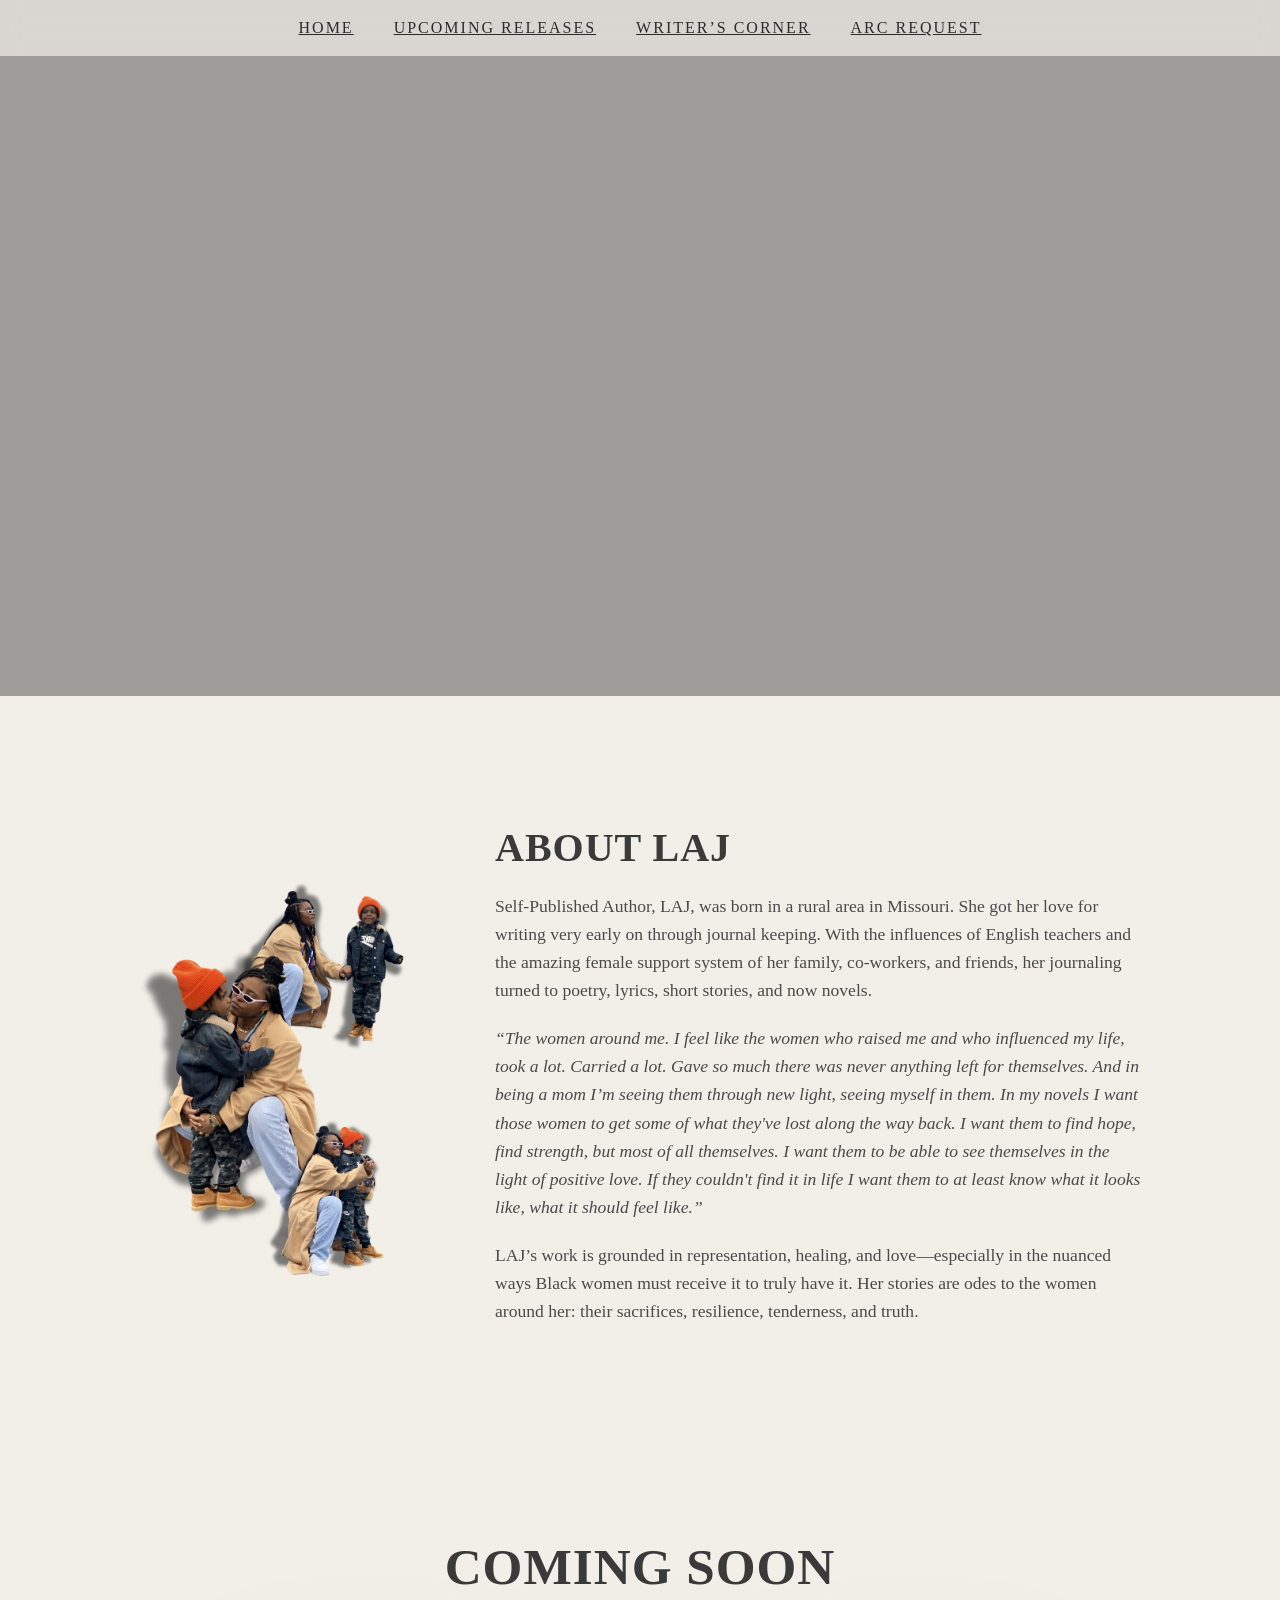
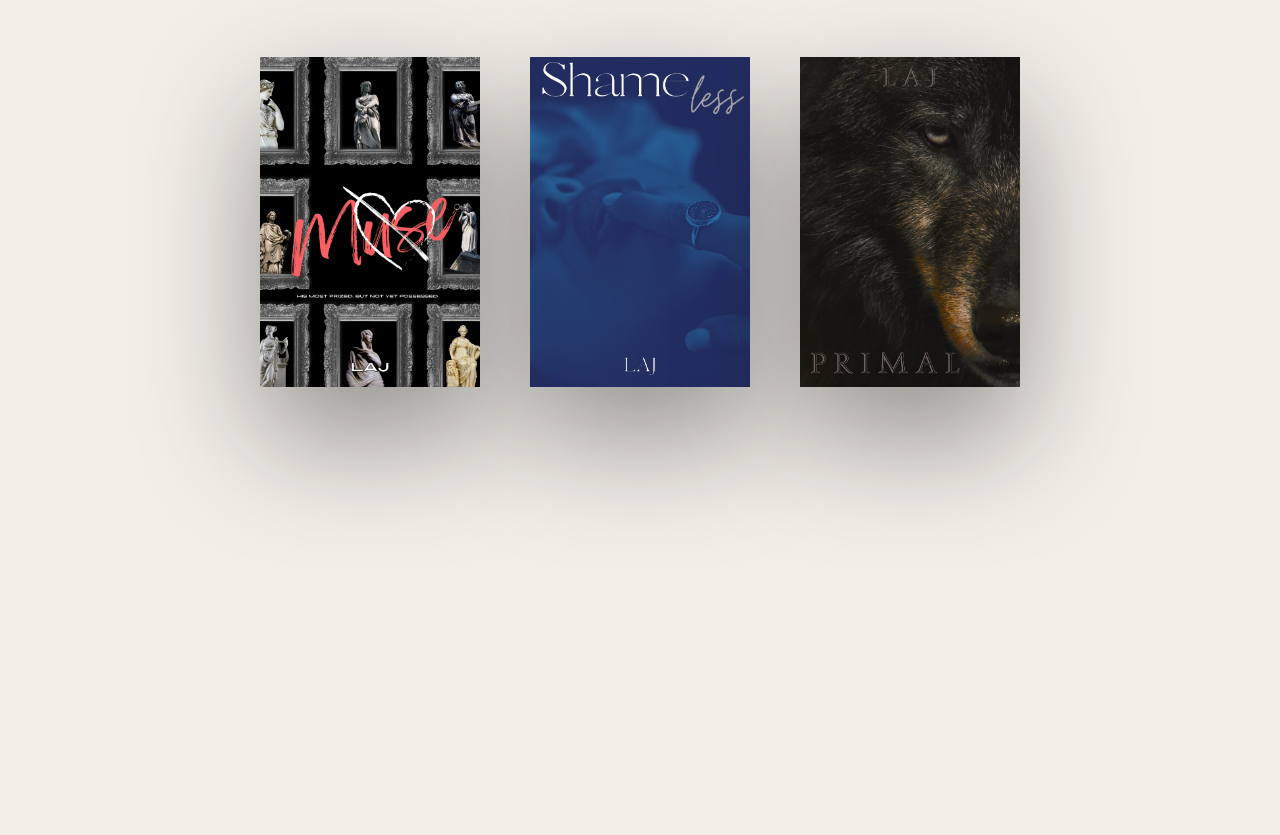
<file: index.html>
<!DOCTYPE html>
<html lang="en">
<head>
  <!-- Google tag (gtag.js) -->
<script async src="https://www.googletagmanager.com/gtag/js?id=G-YYJ31XE53S"></script>
<script>
  window.dataLayer = window.dataLayer || [];
  function gtag(){dataLayer.push(arguments);}
  gtag('js', new Date());

  gtag('config', 'G-YYJ31XE53S');
</script>
  <meta charset="UTF-8">
  <meta name="description" content="By LAJ - Author and creative writer portfolio website">
  <meta name="keywords" content="LAJ, author, writer, books, creative writing">
  <meta name="viewport" content="width=device-width, initial-scale=1.0">
  <title>By LAJ | Home</title>
  <link rel="stylesheet" href="style.css">
</head>
<body>

  <!-- NAVIGATION -->
  <header role="banner">
  <nav role="navigation" aria-label="Main site navigation">
    <ul>
      <li><a href="index.html">Home</a></li>
      <li><a href="upcoming.html">Upcoming Releases</a></li>
      <li><a href="writers-corner.html">Writer’s Corner</a></li>
      <li><a href="arc.html">ARC Request</a></li>
    </ul>
  </nav>
</header>

  <!-- VANITY PLATE / INTRO VIDEO -->


<section class="hero-video" role="banner" aria-label="Site hero featuring vanity plate video">
  <h2 class="visually-hidden">BY Laj Vanity Plate</h2>

  <video autoplay muted loop playsinline aria-hidden="true">
    <source src="vanity-plate.mp4" type="video/mp4">
    Your browser does not support the video tag.
  </video>

  <div class="hero-overlay">
  </div>
</section>

  <main>
    <!-- ABOUT SECTION -->
    <section class="about">
      <img src="author.png" alt="Author photo" class="parallax">
      <div class="about-text parallax-text">
        <h2>About LAJ</h2>
        <p>
          Self-Published Author, LAJ, was born in a rural area in Missouri.
          She got her love for writing very early on through journal keeping.
          With the influences of English teachers and the amazing female support system of her family, co-workers, and friends, her journaling turned to poetry, lyrics, short stories, and now novels.
        </p>
        <p class="quote">
          <em>
            “The women around me. I feel like the women who raised me and who influenced my life, took a lot. Carried a lot. Gave so much there was never anything left for themselves. And in being a mom I’m seeing them through new light, seeing myself in them. In my novels I want those women to get some of what they've lost along the way back. I want them to find hope, find strength, but most of all themselves. I want them to be able to see themselves in the light of positive love. If they couldn't find it in life I want them to at least know what it looks like, what it should feel like.”
          </em>
        </p>
        <p>
          LAJ’s work is grounded in representation, healing, and love—especially in the nuanced ways Black women must receive it to truly have it. Her stories are odes to the women around her: their sacrifices, resilience, tenderness, and truth.
        </p>
      </div>
    </section>

    <!-- FEATURED BOOKS -->
    <section class="section-card slide-up">
      <h2>Coming Soon</h2>
      <div class="book-grid">
        <div class="book parallax-book" data-index="0"><img src="book1.jpg" alt="Muse Cover featuring 8 of the greek muses"></div>
        <div class="book parallax-book" data-index="1"><img src="book2.jpg" alt="Shamless Cover featuring a girl with her finger to her lips"></div>
        <div class="book parallax-book" data-index="2"><img src="book3.jpg" alt="Primal cover featuring half a wolf's face"></div>
      </div>
    </section>
  </main>

  <!-- FOOTER -->
  <footer class="fade-in">
    <p>Follow me</p>
    <div class="social-icons">
      <a href="https://www.tiktok.com/@bylaj" target="_blank"><img src="2.png" alt="TikTok profile"></a>
      <a href="https://www.instagram.com/_bylaj" target="_blank"><img src="3.png" alt="Instagram profile"></a>
      <a href="https://www.tumblr.com/bylaj" target="_blank"><img src="4.png" alt="Tumblr profile"></a>
    </div>
  
      <p>Contact us: <a href="mailto:bylajsupport@bylaj.com">bylajsupport@bylaj.com</a></p>
    <p>© 2026 By LAJ</p>
  </footer>

  <script src="script.js"></script>
</body>
</html>
</file>
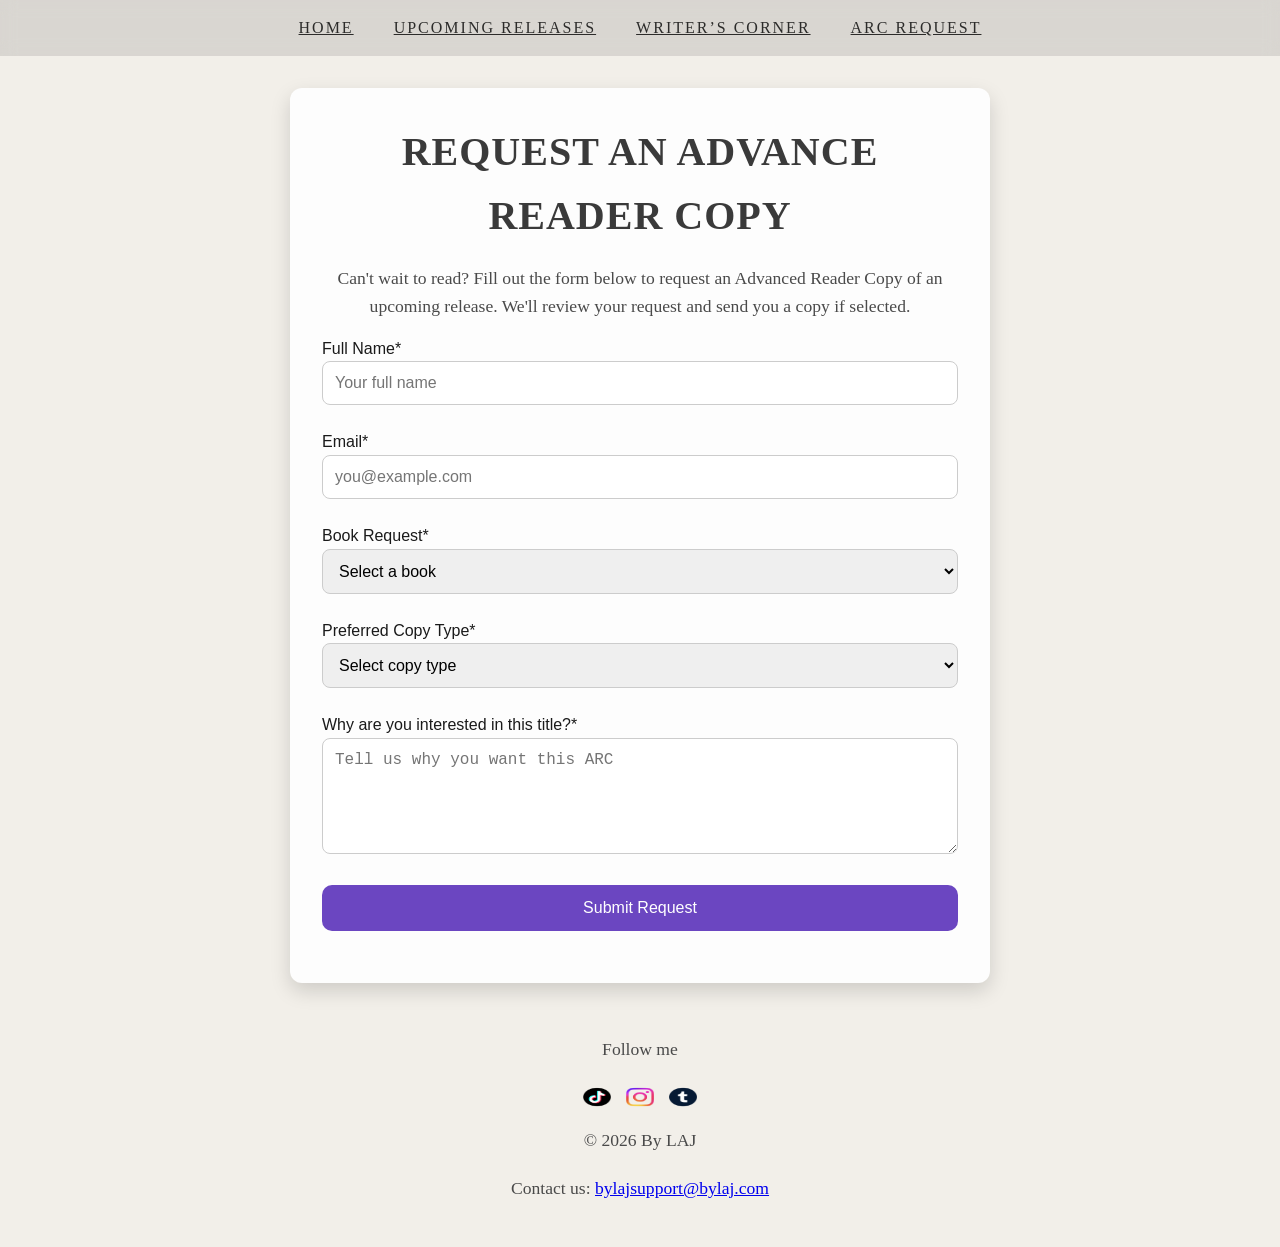
<file: arc.html>
<!DOCTYPE html>
<html lang="en">
<head>
  <!-- Google tag (gtag.js) -->
<script async src="https://www.googletagmanager.com/gtag/js?id=G-YYJ31XE53S"></script>
<script>
  window.dataLayer = window.dataLayer || [];
  function gtag(){dataLayer.push(arguments);}
  gtag('js', new Date());

  gtag('config', 'G-YYJ31XE53S');
</script>
  <meta charset="UTF-8">
  <meta name="description" content="ARC Request - By LAJ">
  <meta name="keywords" content="LAJ, author, ARC, book request">
  <meta name="viewport" content="width=device-width, initial-scale=1.0">
  <title>By LAJ | ARC Request</title>
  <link rel="stylesheet" href="style.css">
</head>
<body>

<header role="banner">
  <nav role="navigation" aria-label="Main site navigation">
    <ul>
      <li><a href="index.html">Home</a></li>
      <li><a href="upcoming.html">Upcoming Releases</a></li>
      <li><a href="writers-corner.html">Writer’s Corner</a></li>
      <li><a href="arc.html">ARC Request</a></li>
    </ul>
  </nav>
</header>

<main>
  <section class="arc-card fade-in">
  <h2 class="center">Request an Advance Reader Copy</h2>
    <p class="center">Can't wait to read? Fill out the form below to request an Advanced Reader Copy of an upcoming release. We'll review your request and send you a copy if selected.</p>


    <form id="arcRequestForm" action="#">
      <label for="name">Full Name<span class="required">*</span></label>
      <input type="text" id="name" name="name" placeholder="Your full name" required>

      <label for="email">Email<span class="required">*</span></label>
      <input type="email" id="email" name="email" placeholder="you@example.com" required>

      <label for="book">Book Request<span class="required">*</span></label>
      <select id="book" name="book" required>
        <option value="" disabled selected>Select a book</option>
        <option value="book1">M(us)e</option>
        <option value="book2">Shameless</option>
        <option value="book3">Primal</option>
      </select>

      <label for="copyType">Preferred Copy Type<span class="required">*</span></label>
      <select id="copyType" name="copyType" required>
        <option value="" disabled selected>Select copy type</option>
        <option value="ebook">Ebook</option>
        <option value="paperback">Paperback</option>
      </select>

      <label for="interest">Why are you interested in this title?<span class="required">*</span></label>
      <textarea id="interest" name="interest" rows="5" placeholder="Tell us why you want this ARC" required></textarea>

      <button type="submit">Submit Request</button>
    </form>

    <p id="formMessage"></p>
  </section>
</main>

<footer class="fade-in">
  <p>Follow me</p>
  <div class="social-icons">
    <a href="https://www.tiktok.com/@bylaj" target="_blank"><img src="2.png" alt="TikTok"></a>
    <a href="https://www.instagram.com/_bylaj" target="_blank"><img src="3.png" alt="Instagram"></a>
    <a href="https://www.tumblr.com/bylaj" target="_blank"><img src="4.png" alt="Tumblr"></a>
  </div>
  <p>© 2026 By LAJ</p>
  <p>Contact us: <a href="mailto:bylajsupport@bylaj.com">bylajsupport@bylaj.com</a></p>
</footer>

<script src="script.js"></script>
</body>
</html>
</file>
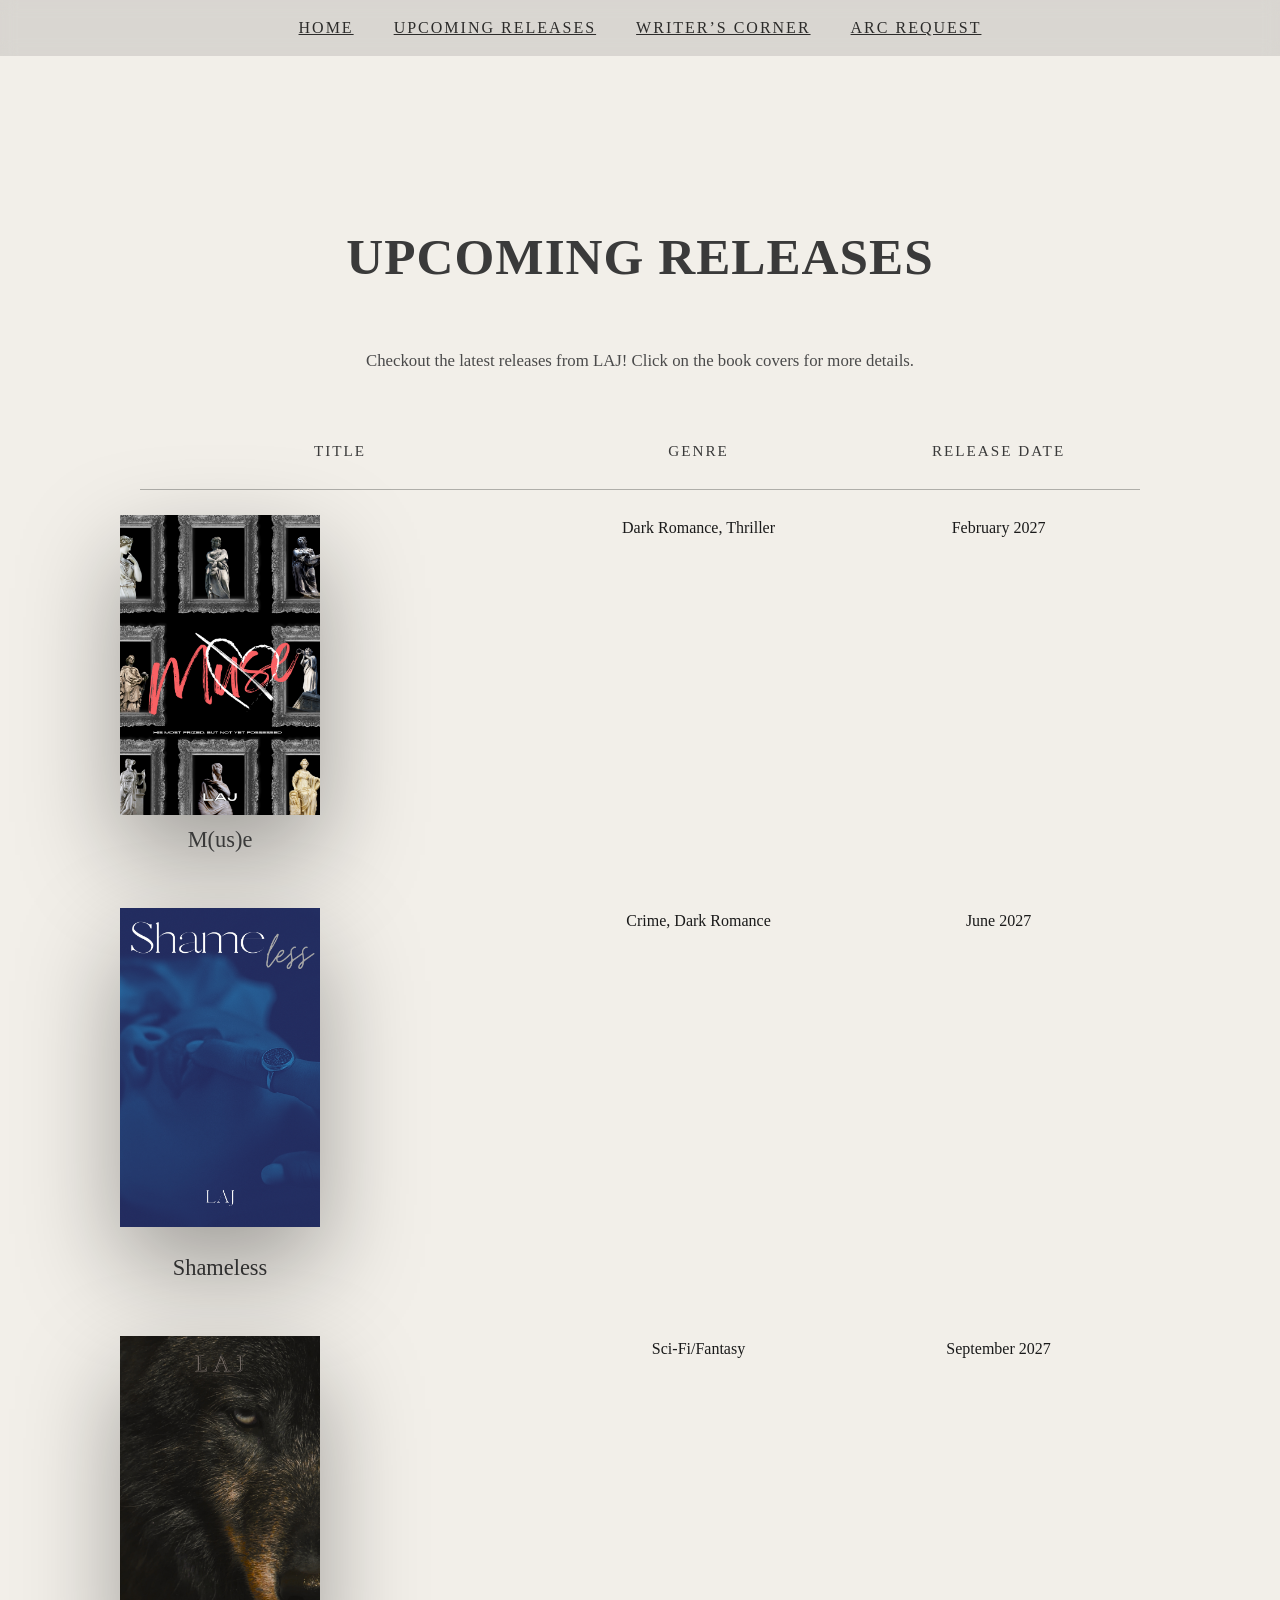
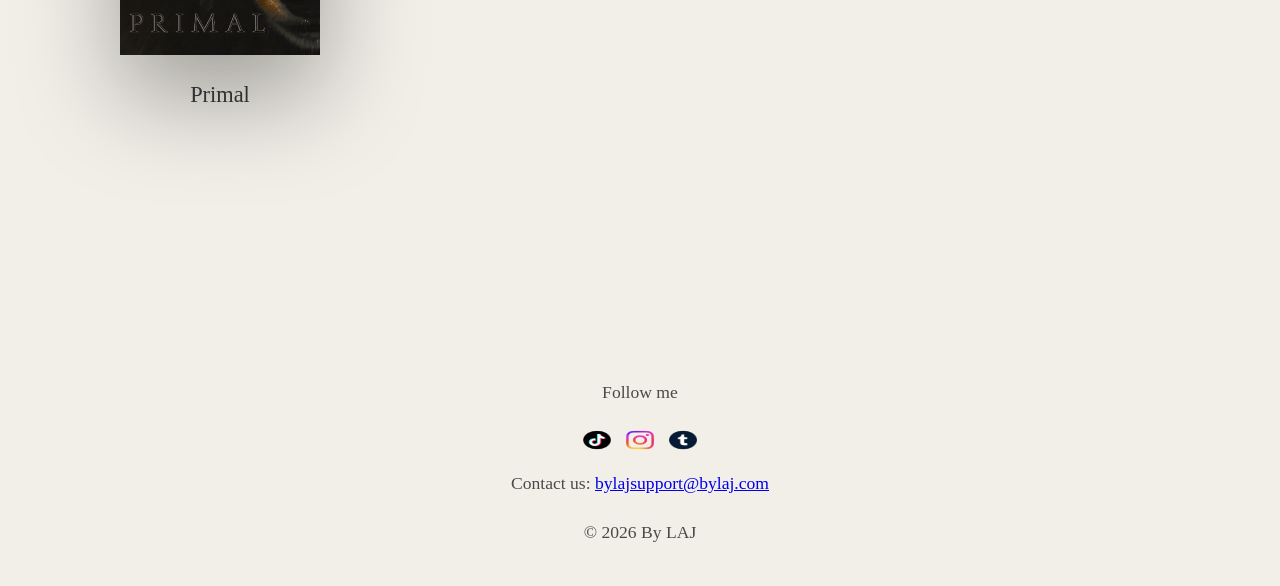
<file: upcoming.html>
<!DOCTYPE html>
<html lang="en">
<head>
  <!-- Google tag (gtag.js) -->
<script async src="https://www.googletagmanager.com/gtag/js?id=G-YYJ31XE53S"></script>
<script>
  window.dataLayer = window.dataLayer || [];
  function gtag(){dataLayer.push(arguments);}
  gtag('js', new Date());

  gtag('config', 'G-YYJ31XE53S');
</script>
  <meta charset="UTF-8">
  <meta name="description" content="Upcoming Releases - By LAJ">
  <meta name="viewport" content="width=device-width, initial-scale=1.0">
  <title>By LAJ | Upcoming Releases</title>
  <link rel="stylesheet" href="style.css">
</head>
<body class="upcoming-page">

<header role="banner">
  <nav role="navigation" aria-label="Main site navigation">
    <ul>
      <li><a href="index.html">Home</a></li>
      <li><a href="upcoming.html">Upcoming Releases</a></li>
      <li><a href="writers-corner.html">Writer’s Corner</a></li>
      <li><a href="arc.html">ARC Request</a></li>
    </ul>
  </nav>
</header>

<main>
  <section class="section-card slide-up">
    <h2>Upcoming Releases</h2>
    <p class="section-description"> Checkout the latest releases from LAJ! Click on the book covers for more details.</p>

    <table id="upcoming-table">
      <thead>
        <tr>
          <th>Title</th>
          <th>GENRE</th>
          <th>RELEASE DATE</th>
        </tr>
      </thead>
      <tbody>
        <tr>
          <td class="title-cell">
            <div class="cover-wrapper" data-index="0">
              <img src="book1.jpg" alt="Open to see full M(us)e cover featuring 8 greek muses and synopsis" data-synopsis="When haunted by the nightmares that prevent a way to their dreams, 
those who still choose to close their eyes will bear the signs of her artistry.
With the little she’d given, the spark of inspiration stretched to an end far beyond any protection of gates or the 
safe one seeks within havens. 
And of all she could’ve gifted to see past the horrors along the way,they only ever chanted desires of her name.

It was their passion that carried the tales of the Musa’s empowerment to one with a mere peephole. Allowing him to bear
witness to a world where he alone existed for her acknowledgment. 

Revealing one of his own, as it is the five shapes used to define the ninth weren’t amongst the eight musae from whom 
he earned his accolades. 

Despite all for which they meant––the many plaques branded with proof of his excellence over the rest––the value in 
the collection of the five wouldn’t end upon obtainment. 

For it was the ninth that made the purest of golds leak from his mind, just like all those whom she sired after 
himself. 
That’s what’s led many men to in this story to death, chasing the woman all men hope to find in the end:
his purpose.

His most prized, and not yet possessed.">
            <div class="book-title">M(us)e</div>
          </td>
          <td>Dark Romance, Thriller</td>
          <td>February 2027</td>
        </tr>
        <tr>
          <td class="title-cell">
            <div class="cover-wrapper" data-index="1"><img src="book2.jpg" alt="Open to see Shameless cover featuring a girl with her finger to her lips and full synopsis" data-synopsis="
<strong> You </strong>, the woman whose desires are serving a sentence in confinement—I would like to know, where does all your trust go, being that your environment is unsustainable for your cravings to grow?

<i> Would you free yourself if you were capable? </i>

<strong> You </strong>, the woman with a box tucked away in the back of your closet, filled to the brim with items you can only pull out in private—did you really think your achievements were enough to hide it?

<i> To experience the fun of your darkness, would you come where the light is? </i>

<strong> You </strong>, so daring in your fruitless attempts to silence your desires through untraceable browsers. It’s funny you can find the nerve to act surprised when the yearning got louder.

<i> So how is it that you’re still afraid of your power? </i>

I know who you are, the days your lover is none the wiser to where you’ve gone. And I couldn’t help but notice as you filled the absence in front of an audience, that you would increase the dosage with the more people that were watching.

<i> When I ask, I hope you remember who it was that said you were so undeserving. </i> 

<strong> You </strong>, the woman so confidently lost on a path you didn’t pave, will you stop listening to words of They and accept the truth of how far you’ve been astray? As your Man of Reason, the only justification you ever needed was my name.

So it’s my pleasure to show you the way.

To free your waters and finally obtain

A life with <span class='fade-text'>less shame</span>.
">
            </div>
            <div class="book-title">Shameless</div>
          </td>
          <td>Crime, Dark Romance</td>
          <td>June 2027</td>
        </tr>
        <tr>
          <td class="title-cell">
            <div class="cover-wrapper" data-index="2">
              <img src="book3.jpg" alt="Click to open Primal cover featuring half of a wolf's face and synopsis" data-synopsis=" 
                The hunt had began since before their first shift. Yet for every shift since then, a life must be given. 
                It was the same for every wolf, vampire, and witch alike who had to go into hiding after Cesar's war divided the once united kinds. 
                And so the God's bestowed a curse that bounded every creature to the shadows only giving freedom to their truest nature hidden within their most primal instincts. 
                Blood is what bounded them and by blood would they gain their freedom. 
                
                
                For if the wolf truly desires a life without chains, he shouldn't have a problem hunting a scent he knew all too well. 
               
                
                

">
            </div>
            <div class="book-title">Primal</div>
          </td>
          <td>Sci-Fi/Fantasy</td>
          <td>September 2027</td>
        </tr>
      </tbody>
    </table>
  </section>
</main>

<!-- LIGHTBOX -->
<div id="lightbox" class="lightbox">
  <div class="book-container">


    <!-- Navigation Arrows -->
   <span class="nav prev" role="button" tabindex="0" aria-label="Previous Page">&#10094;</span>
    <span class="nav next" role="button" tabindex="0" aria-label="Next Page">&#10095;</span>

    <!-- Pages -->
    <div class="book-page-wrapper">
      <!-- Placeholder for book pages -->
    </div>

    <!-- Close Button -->
    <span class="close">&times;</span>
  </div>
</div>

<footer>
  <p>Follow me</p>
  <div class="social-icons">
    <a href="https://www.tiktok.com/@bylaj" target="_blank"><img src="2.png" alt="TikTok profile"></a>
    <a href="https://www.instagram.com/_bylaj" target="_blank"><img src="3.png" alt="Instagram profile"></a>
    <a href="https://www.tumblr.com/bylaj" target="_blank"><img src="4.png" alt="Tumblr profile"></a>
  </div>
  <p>Contact us: <a href="mailto:bylajsupport@bylaj.com">bylajsupport@bylaj.com</a></p>
  <p>© 2026 By LAJ</p>
</footer>

<script src="script.js"></script>
</body>
</html>
</file>
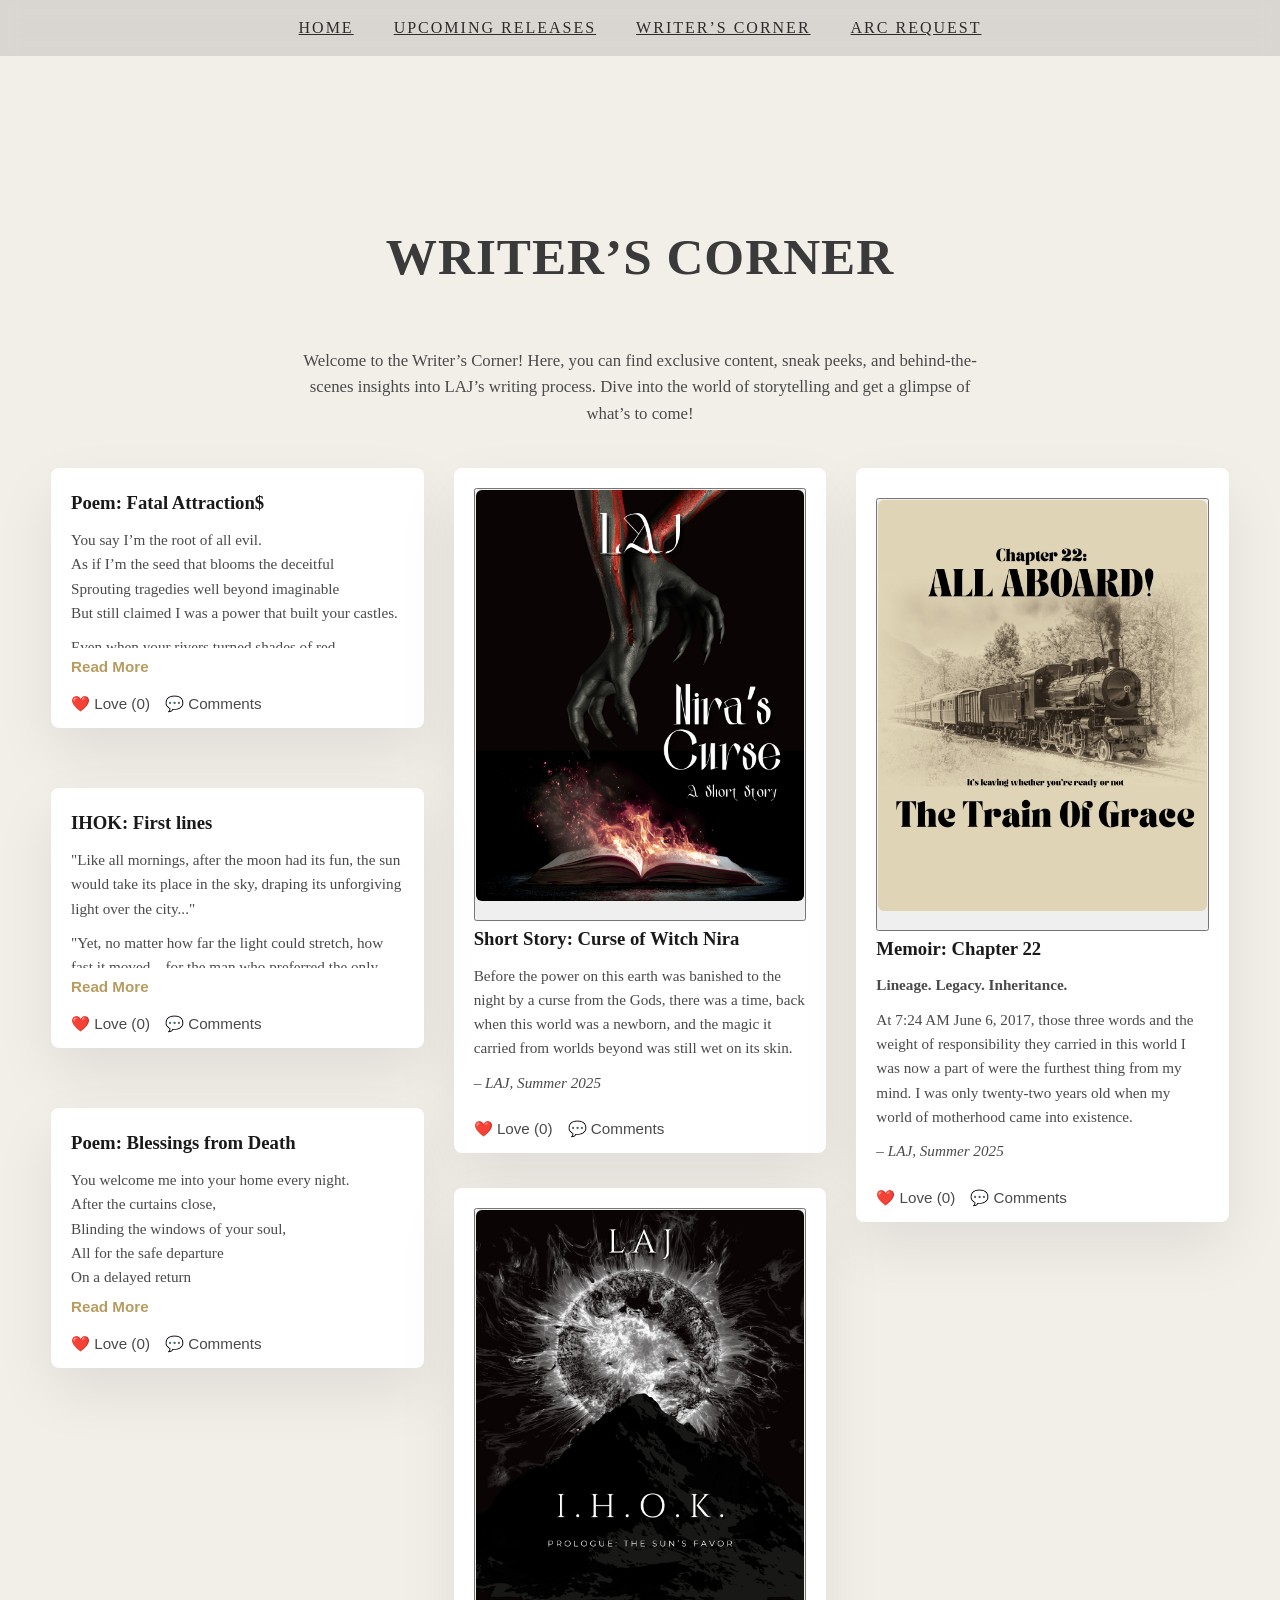
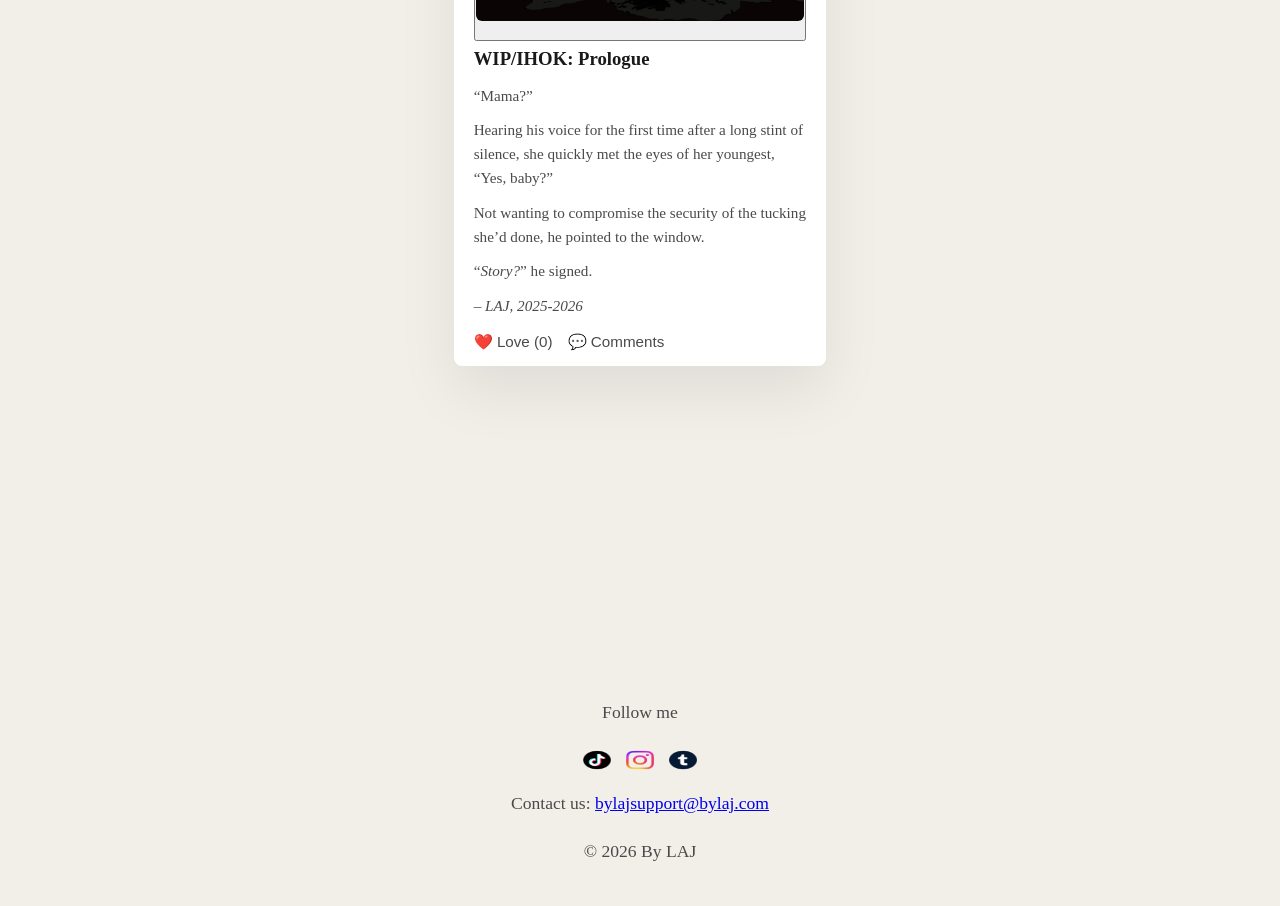
<file: writers-corner.html>
<!DOCTYPE html>
<html lang="en">
<head>
  <!-- Google tag (gtag.js) -->
<script async src="https://www.googletagmanager.com/gtag/js?id=G-YYJ31XE53S"></script>
<script>
  window.dataLayer = window.dataLayer || [];
  function gtag(){dataLayer.push(arguments);}
  gtag('js', new Date());

  gtag('config', 'G-YYJ31XE53S');
</script>
  <meta charset="UTF-8">
  <meta name="description" content="Writer’s Corner - By LAJ">
  <meta name="viewport" content="width=device-width, initial-scale=1.0">
  <title>By LAJ | Writer’s Corner</title>
  <link rel="stylesheet" href="style.css">
</head>
<body class="writers-page">

<header role="banner">
  <nav role="navigation" aria-label="Main site navigation">
    <ul>
      <li><a href="index.html">Home</a></li>
      <li><a href="upcoming.html">Upcoming Releases</a></li>
      <li><a href="writers-corner.html">Writer’s Corner</a></li>
      <li><a href="arc.html">ARC Request</a></li>
    </ul>
  </nav>
</header>

  <section class="section-card slide-up">
    <h2>Writer’s Corner</h2>
    <p class="section-description">Welcome to the Writer’s Corner! Here, you can find exclusive content, sneak peeks, and behind-the-scenes insights into LAJ’s writing process.
      Dive into the world of storytelling and get a glimpse of what’s to come! </p>

    <div class="blog-grid">

      <!-- SHORT POSTS -->
      <article class="blog-post short"> 
        <div class="blog-card">
          <div class="post-image-wrapper">
          </div>

          <h3>IHOK: First lines</h3>

          <div class="short-preview-wrapper">
            <p>
              "Like all mornings, after the moon had its fun, the sun would take its place in the sky, 
              draping its unforgiving light over the city..."
            </p>
            <div class="short-expanded">
              <p>
                "Yet, no matter how far the light could stretch, how fast it moved—for the man who preferred the only lighting 
                equally promised to everyone under the sun, the light was always the last to reach."
              </p>
              <p><em>– LAJ, 2025</em></p>
            </div>
          </div>

          <button class="read-more-btn">Read More</button>

          <div class="post-actions">
  <button class="love-btn" 
          aria-pressed="false" 
          aria-label="Love this post. 0 loves">
    ❤️ Love (<span class="love-count" aria-live="polite">0</span>)
  </button>

  <button class="toggle-comments" 
          aria-expanded="false" 
          aria-controls="comment-section-1">
    💬 Comments
  </button>
</div>

<div id="comment-section-1" class="comment-section" hidden>
  <textarea placeholder="Add a comment..." aria-label="Add a comment"></textarea>
  <button class="submit-comment">Submit</button>
  <div class="comments-container" aria-live="polite"></div>
</div>
      </article>

      <article class="blog-post short"> 
        <div class="blog-card">
          <div class="post-image-wrapper">
          </div>

          <h3>Poem: Blessings from Death</h3>

          <div class="short-preview-wrapper">
            <p>
              You welcome me into your home every night. <br>
              After the curtains close, <br> 
              Blinding the windows of your soul, <br> 
              All for the safe departure <br>
              On a delayed return <br>
              From the place your mind will go. <br>
            </p>
            <div class="short-expanded">
              <p>And every night, <br>
                You come to me without fright. <br>
                Between the fabrics of your peace, <br>
                You’ll gently lay your trust in me.<br>
                Even carry my reveries into the waking. <br>
                And before you’ve removed your threadings, <br>
                You’ll curse me for leaving hastily 
              </p>
              <p>
                The absence of knowledge of meetings before <br>
                Will bring my fears to the shore <br>
                The friend in me you’ll no longer see <br>
                That final time you’ll walk through my door <br>
                Despite my bringing more than everlasting peace <br>
                For all the nights that were too short
              </p>
              <p><em>– LAJ, Summer 2025</em></p>
            </div>
          </div>

          <button class="read-more-btn">Read More</button>

         <div class="post-actions">
  <button class="love-btn" 
          aria-pressed="false" 
          aria-label="Love this post. 0 loves">
    ❤️ Love (<span class="love-count" aria-live="polite">0</span>)
  </button>

  <button class="toggle-comments" 
          aria-expanded="false" 
          aria-controls="comment-section-1">
    💬 Comments
  </button>
</div>

<div id="comment-section-1" class="comment-section" hidden>
  <textarea placeholder="Add a comment..." aria-label="Add a comment"></textarea>
  <button class="submit-comment">Submit</button>
  <div class="comments-container" aria-live="polite"></div>
</div>
      </article>

      <article class="blog-post short">
        <div class="blog-card">
          <div class="post-image-wrapper">
          </div>

          <h3>Poem: Fatal Attraction$</h3>

          <div class="short-preview-wrapper">
            <p>
              You say I’m the root of all evil. <br>
              As if I’m the seed that blooms the deceitful <br> 
              Sprouting tragedies well beyond imaginable <br>
              But still claimed I was a power that built your castles. <br> 
            </p>
            <div class="short-expanded">
              <p>Even when your rivers turned shades of red,<br>
                You molded me from the melted halos of the dead,<br>
                Imprinted on my skin, the allegiance you pledged<br>
                Exchanging blessings for things you could possess.<br>
              </p>
              <p>Having me has manifested the world of your dreams <br>
                Yet the sum of your greed sacrificed the room to be happy <br>
                And still the abundance of me attracts bodies for the lonely <br>
                The problem and always the solution, that much we can agree
              </p>
              <p>
                For you, I am meant to serve<br>
                For better or worse<br>
                Though, these things, I cannot discern<br>
                It’s with you that I find my worth.
              </p>
              <p><em>– LAJ, Summer 2025</em></p>
            </div>
          </div>

          <button class="read-more-btn">Read More</button>

         <div class="post-actions">
  <button class="love-btn" 
          aria-pressed="false" 
          aria-label="Love this post. 0 loves">
    ❤️ Love (<span class="love-count" aria-live="polite">0</span>)
  </button>

  <button class="toggle-comments" 
          aria-expanded="false" 
          aria-controls="comment-section-1">
    💬 Comments
  </button>
</div>

<div id="comment-section-1" class="comment-section" hidden>
  <textarea placeholder="Add a comment..." aria-label="Add a comment"></textarea>
  <button class="submit-comment">Submit</button>
  <div class="comments-container" aria-live="polite"></div>
</div>
      </article>

      <!-- LONG POSTS WITH FULL CONTENT ATTRIBUTE -->
      <article class="blog-post long" data-index="0"
               data-full-content="
                <p><strong>Lineage. Legacy. Inheritance.</strong></p>
                <p>At 7:24 AM June 6, 2017, those three words and the weight of 
                responsibility they carried in this world I was now a part of were 
                the furthest thing from my mind. I was only twenty-two years old when my 
                world of motherhood came into existence. A world that would become a derivation 
                from my mother, Sharon, whose world derived from Eva Grace, and her’s from Fannie. 
                Now, at thirty years old, those three words have become the theme of every discovery 
                I’ve made in my time here, and behind each one are the remnants of power and strength 
                from the women I can name and those I have yet to. </p> 

                <p> Though those first few years of adjusting are hazy to say the least, the vividness of how 
                I saw my way into this world has never faded. I can still see the wooded path that lay 
                between a steep hill upwards, on my left, and, to my right, a steep downhill to a river 
                that flowed in the opposite direction I was now headed. The drizzle had stopped before my 
                arrival, but the mud clumped to my boots as I approached the tunnel. Not made of steel, 
                metal, or cement, but its size was big enough for a train to pass through, though nature 
                had overtaken it. An enormous tree sat on top of it, its roots clutching its frame, its canopy 
                blocking the sky. Yet, the mud that painted the walls made the light on the other side glow 
                so bright it resembled the sun. </p> 

                <p> <i> “As long as I can see the light, I can do this.” </i> </p>

                <p> The thought I had solely because everything I had seen in my tribe prepared me to believe 
                I was made for this. So I like to believe they all saw it as well—the mirror that was placed 
                to the left of the tunnel, and in the reflection, a clear picture of the woman I was before I 
                entered. Forever encased, and there are many times I wonder about that woman. In that mirror 
                held the last image of her because I wouldn’t be able to see her when I entered that tunnel. 
                I wouldn’t be able to find her even if I looked back, and when I came to the light at the end 
                where I was faced with yet another mirror. In it, the reflection blinded me with the unknown 
                face I didn’t recognize staring back at me.</p> 
                
                <p> Years later, after searching for the me I was before—trying to get back the pieces of her 
                that’d been lost in that tunnel—that’s when I heard it. The undeniable sound of a train in the 
                distance. The sound every woman before me had heard after emerging from their own path here. 
                It was the moment I knew, as they had known, I was meant to board that train. </p> 

                <p> The conductor’s whistle was the same shade of that little blue plus sign that appeared on the 
                pregnancy test, and the bundle of legacy that was now in my hands had become my boarding pass 
                in this world. Her smile was a warm greeting, yet it didn’t brighten the skies because unbeknownst 
                to me, she knew exactly what my being there alone meant. Ready or not, the train was leaving, 
                and this time I wasn’t a passenger in its magic; I was now a part of the all-woman crew. </p>
                
                <p> <i> “You’ll see! When you get older…It ain’t that easy.” </i> </p>

                <p> Her warnings echoed loudly the day I strapped my child into the seat on that train and looked to 
                my mother, who didn’t have a guide to provide me for the way of life here on this train. As I looked 
                around, the women of my lineage could be found covered in soot and sweat. Their hair wrapped tightly 
                under their hats as they shoveled coal into the engine. In the conductor’s carriage, at the front of 
                the train, they stood in their pressed and steamed overalls. Their focus is on all the shifts and gears 
                that would keep us moving at a steady pace in the direction of the future. And there was not a break (brake) 
                in sight. With their mind divided in so many ways, one would think how any of us arrived safely, 
                but the heart of them could always be found in the center carriages. Where those same exhausted, 
                determined faces were attending, celebrating, cooking, cleaning, clothing our bodies with items that made 
                them beam with pride when others took notice of their work. Now, with my child on board, I was to learn how 
                they made the ride look so effortless through the perfectly curated memories that were built at every milestone 
                of my childhood. </p> 

                <p> Like Christmas. </p>

                <p> Christmas time is when my mother shines the most, and if I’m honest, that’s where my fondest memories lie. 
                Just like birthdays, Valentine’s Day, Easter, and Thanksgiving, which I only see now that those seemingly 
                little acts of gathering to celebrate—that didn’t take much when we all did our part, but left such an 
                impact—were all the standard in this world. For the child to see nothing but their dreams come alive, and truly, 
                the bliss of ignorance in adolescence, was a gift that prevented me from seeing that it was magic at all. 
                Now with the vision needed for the world of motherhood, I came to see how my great-grandmothers, grandmothers, 
                aunts, and my mother—each woman I used to watch from my seat—kept this train moving with nothing but her hands 
                and the will. A will forged from survival, not luxury. </p> 

                <p> <i> “If it ain’t one thing, it's another.” </i> </p>

                <p> By definition, legacy is something of value that’s left behind for one's descendants. Immediately, one would think 
                of tangible wealth, maybe in the forms of land, houses, jewels, businesses, and money. Yet in my family, my 
                inheritance came in the form of this train—through motion. To be in a constant state of doing in the way of 
                cleaning, cooking, attending, teaching, planning, and organizing. I inherited the discipline to do because I didn’t 
                see those women of my lineage ask for help, nor wait around for someone else to get up and do what they saw needed 
                to be done. </p>

                <p> If no one else was going to do it, when left to them, it wouldn’t go undone. </p>

                <p> So while they were fulfilling their duties by day, at night they saw no rest. Having to carefully lay the 
                tracks for the miles we would travel in the light, hoping by the time the sun rose, something wouldn’t have 
                gotten in the way, causing them to have to lay new ones while the train was still moving. </p>

                <p> <i> “You got’cha pride and joy right there! Your kids are your blessing! That’s the prize!” </i> </p>

                <p> My mother has said so many times before, and each time she does, as her eyes glisten, her brows furrow, 
                and her fist waving tightly in the air, I can see the thousands of minutes that she put into shining each of 
                her prizes. With not a second to spare, once the clock starts, it never stops. That attention to making those 
                prizes heavy with value will outweigh it all. So I understand now why words I wish she could’ve found were lost. 
                It wasn’t something you could teach, something you could prepare one for. Yet, the roads I’d never seen, the 
                paths I’d never ventured, along with those I’ve chosen to take or refused to, have all led me to the same place 
                that most of the women with children in my family have ended up—the place where indefinitley deferred dreams 
                decorated the space, where sacrifices are unacknowledged honors and the height of your success is measured by 
                the trauma those sacrifices left behind. But they were all just doing the best with what they had. </p>

                <p> <i> “I may not always be able to get it, but I can show you how to get it.” </i> </p>

                <p> Without a legacy of monetary value, we weren't the type of women who could sell destinies, let alone pass them 
                down from hand to hand, but they showed me by way of this train. Through the shoveling of coal when no one was 
                looking, the midnight track-laying so the wheels wouldn’t stall by dawn. With each generation that boarded the 
                train, carrying their own cargo—some light as a feather, others too heavy to bear alone—those words spoken by 
                my mother revealed how I and everyone who boarded survived on this train. The engine that propelled us forward 
                is fueled not by the kind of inheritance you can’t find in jewelry boxes or land deeds. But the kind that lives 
                in the body and is passed down through blood, by sacrifice and resilience hidden behind their labors in the 
                shadows. In their darkest days, they carved the tools that were passed onto me to aid in my navigation of this 
                journey. </p>

                <p> <i> “You’ll figure it out.” </i> </p>

                <p> I’ve been told by each of the women who taught me. And it’s the most dangerous truth of all within this world 
                of motherhood. I emphasize because that’s what motherhood is, an entire world that has a language embedded with 
                unspoken codes that shape its culture and society. Here, it comes with the unspoken expectation that I’ll find my 
                way through the storms, the derailments, and casualties. </p> 

                <p> The train would keep going. <p>

                <p> My mother made sure of that, and her’s before her. So the end of my road would only be the start for the ones 
                I left in the center carriage. </p>

                <p> <i> “In order to leave a legacy behind that is beyond your existence, you must live as such.” </i> </p>

                <p> Words I crafted and return to often when I think of this train that isn’t just a train on a passage, but in the 
                constant motion to keep a promise. And I’m the youngest of nine siblings, my mother is the fifth of eight, and 
                her mother was the fifth of seven, and if you notice, each generation, the weight of the cargo has only gotten 
                heavier. So with every mile traveled, I’m learning to keep the train moving—not just for myself, but for the 
                generations I will leave behind. For the legacy I leave behind that they will inherit with or without jewels or 
                land. An inheritance encased with the pledge to keep going no matter how heavy the load. </p>

                <p> So on the days that I have no resolve, on the days that I question how anything on the never-ending list of 
                things to do will get done? When I wonder how the women before me continued their journeys? I remember that river 
                that flowed in the opposite direction the day I stepped into my tunnel. I wipe my tears with the same muscle 
                memory as the women who knew where to place their hands when the gears stuck. The women who knew how to keep 
                the engine breathing when the climb grew too steep. </p>

                <p> Now, like them, I lay the tracks in the dark—quietly, steadily—so that when the sun rises the wheels keep 
                turning. Forgetting how bumpy the roads may get or the mess that the abrupt stops cause. I’ll focus only on the 
                last track that I’ll lay, knowing the weight of the cargo will only get heavier for those who board after me. 
                I do this in the hope that the path will get smoother. I hope the day my child stands at the entryway of their 
                path here, the train waiting in the distance, they will hear my voice above the rumble of the engine, just as 
                I once heard their grandmother’s. </p>

                <p> <i> “That’s the way I saw Mama do it, that’s the way she taught me.” </i> </p>
                "> 
                </p>


       <div class="blog-card">
  <div class="post-image-wrapper">
    <button class="open-lightbox" aria-label="Open full Ch 22 Memoir image in a lightbox">
      <img src="ch22.jpg" 
           alt="Ch 22 Memoir cover featuring a train in the center and text 'All Aboard: The train of Grace'. Subtext: 'It's leaving whether you're ready or not'">
    </button>
  </div>
</div>
          <h3>Memoir: Chapter 22 </h3>
          <p><strong> Lineage. Legacy. Inheritance. </strong> </p>
          <p> At 7:24 AM June 6, 2017, those three words and the weight of 
          responsibility they carried in this world I was now a part of were 
          the furthest thing from my mind. I was only twenty-two years old when my 
          world of motherhood came into existence. </p>
          <p><em>– LAJ, Summer 2025</em></p>

          <div class="post-actions">
  <button class="love-btn" 
          aria-pressed="false" 
          aria-label="Love this post. 0 loves">
    ❤️ Love (<span class="love-count" aria-live="polite">0</span>)
  </button>

  <button class="toggle-comments" 
          aria-expanded="false" 
          aria-controls="comment-section-1">
    💬 Comments
  </button>
</div>

<div id="comment-section-1" class="comment-section" hidden>
  <textarea placeholder="Add a comment..." aria-label="Add a comment"></textarea>
  <button class="submit-comment">Submit</button>
  <div class="comments-container" aria-live="polite"></div>
</div>
      </article>

      <article class="blog-post long" data-index="1"
               data-full-content="
                  <p> Before the power on this earth was banished to the night by a curse from the Gods, there was a time, back when 
                  this world was a newborn, and the magic it carried from worlds beyond was still wet on its skin. Before, folklore 
                  of Cesar’s war was muddled with the tone of disbelief from those who were born too late to appreciate the sun, at 
                  a time when people knew the words from generations passed, were the truth. One knew it to be so because each 
                  morning, the grounds of the Pandora Clan were met with a smile from the Gods, and in honor of the gratitude, the 
                  nights were illuminated by the return of the clan’s smiles reflecting off the moon. Nights were a time for 
                  celebration, where the fangs, the growls, and inebriated cheers from the witches' brew weren’t a breeding ground 
                  for fears, but for the dreams of all creatures to roam free. 

                  <p> Maybe it's because of this that the darkness has always had a hold on me, but they all have their equal parts 
                  in that blame. So our parts in ending the Pandora Clan started long before they were chosen for the roles of Alpha,
                 Sire, and Magus. As the story will be told for centuries to come, it all started with me. </p>

                  <p> Even back then, I knew it as fact when every fifth moon for two moons in a row, like so many of the younglings 
                  of our clan, I would rush to my bed so my parents would be quicker to leave our quarters for the gathering of 
                  harmony. We were too young to understand the gravity of our betrayal toward the elders—the protectors of our 
                  ways—but the fire that was in the hearts of our clan was ignited sooner than any of us ever anticipated. Rushing 
                  us towards our doom fantasies, even if we had chosen to outrun them, the moon and her never-forgiving ways would
                  always find us. </p>

                  <p> I was no more than twelve but old enough to have already had my bloody moons. Yet like a child awaiting the 
                  celebration of their birth, I was eagerly counting the minutes from the time my parents' candle went out until the 
                  time my future sire appeared. He always came first, and no matter how still I lay, I could never hear him. But in 
                  the night, there on the ceiling, I saw his smile light up the room the moment the candle went out. My mother's 
                  laughter shielded my own when Makavali landed on top of me. </p>

                  <p> “What took you so long? I thought you witches could sense all of us?” </p>
                  <p> I smirked, “Your parents had dinner early because you were here the minute I asked for the sweet of dreams! 
                  You’re lucky I cloaked all of you; otherwise, my mother would’ve felt you first.” </p>

                  <p> I got out of bed, and always before I could place another cloaking spell over the room, Dane appeared, 
                  covered in sweat, smelling like fresh game. He came soaring through the window straight for Mak, and they 
                  rolled to the floor. The sound of the commencement drums made us rush out of the window and into the night. 
                  Barefooted, we raced toward where Exo waited, having already grabbed us servings of the night's brew. </p> 

                  <p> “I got us a good spot, c’mon,” we hurried up a ledge that was positioned perfectly over the gathering, 
                  where we could even see the presiding rulers' jewels, which were as shiny as their smiles.</p>
                  
                  <p> “Tonight, we are gifted the fullest of moons!” </p>

                  <p> “And look! We even have the hearty helping of younglings for their first harmony mating.” </p>
                 <p>  “Let it be as glorious for you as it was for all of us.” </p>
                  <p> “And mostly, as fruitful,” one of the wives mentioned. </p>
                  <p> The blessing I received when the cheers caused goosebumps to rise on my skin and the uncaging of my witch's 
                  magic to seep through my pores. We and the rest of the younglings in the night toasted our brew. A taste was 
                  all it took that night for the glow of all the witches to blur together, creating a splotlight of the moon. 
                  Dane grabbed my hand, lifting my arm above my head, and twirled me in a circle, allowing the musk of his sweat
                  to invade my nose all before I landed against the coolest touch of Mak. Who smiled as he held my hand against 
                  his chest, my toes brushing against the tips of the grass. The way Exo sang along carried me into his grip, 
                  snapping his fingers as he kept the beat; even the sweetest spell couldn’t entrap me as he did that night. </p>
                  
                  <p> This was the life I had, this was the future that awaited me and my people under the rulings of The Trimonious
                  —Alpha Dane, Sire Makavali, and Magus Exo. The day they were crowned, I believed it to be no different. Like all 
                  those coursing with the blood of the Pandora Clan on that day, we all felt the most proud. And who was not more
                  proud than I when they greeted their people and sealed our fates before them before I had seen it myself. It makes
                  sense for how my Mother looked at me, as if she, too, had it revealed to her. </p>

                  <p> “Our beloved, Nira!” </p>

                  <p> Like the fool I was, I stood there clapping, not realizing people were clapping for me. The trusted council and 
                  guide for their rulers. The people’s ear. And how could I make their voices heard when I could no longer hear them? 
                  How could they trust me to guide them when it was they who had guided me off into the night? Put all of their powers 
                  together and snuffed out the flame of others. And who was I? Meant to fight them all? Meant to betray my heart and 
                  the source of everything I was? Because of them? The power of the witch keeps the wolf free and the vampire a power 
                  in the light, who was to deny any of them? My Sire? My Magus? My Alpha? I was their witch, and the witch is guided 
                  by the bond blessed by the Gods. </p>

                  <p> “Against us, all fall!,” Dane roared with a passion that became the secret in my brew. </p>

                  <p> “Because of you, our power grows stronger than ever!,” Exo affirmed with all the blessings of the Gods that spoke 
                  through them. </p>

                  <p> And like that night when our presence at the gathering was forbidden, we danced under the moon with each other with 
                  the acceptance we would find ourselves longing for. On the nights when they abandoned meetings and our laughs were the 
                  echoes through the halls of the palace. When I would find myself trapped under sheets entangled in limbs I couldn’t 
                  identify as my Sire’s, Magus's, or Alpha’s. Behind the whispers of the staff, amidst the disapproving glances of elders,
                 and the raging questions of our people who wondered when the first heir would be born. How could I notice when the 
                 Elders' smile began to fade when every day the Gods were smiling on us? </p>

                  <p> “If it is her, then let it be! But she cannot be the one for all!” </p>
                  <p> “Says who?,” Dane stood in front of the council, “My wolf has chosen.” </p>
                  <p> “Is this true?,” the elders asked, “Does Alpha Dane speak for you all? Sire? Magus?” </p>
                  <p> “We’ve tried. It’s been ten travels around the sun since our crowning, and no new bonds have formed,” Exo admitted. </p> 
                  <p> “And hear us when we say, we’ve tried,” Mak exhausted. </p>
                  <p> “Yet none of you have sealed the bond. Do you know what will happen if you do not continue your lineage?” </p>
                  <p> “We will all be bound forevermore!” </p>
                  <p> “Not unless she’s chosen another mate.” </p>
                  <p> “She wouldn’t!,” Dane growled. </p>
                  <p> “It’s already been arranged.” </p>
                 <p>  “The gods not only approved, they accepted the offering.” </p>
                  <p> “She is to be married in two moons.”</p>
                  <p> “You do this to bait us?!,” Dane approached them and was flown back by the force of the protected barrier. </p>
                  <p> “To make us shed blood?,” Exo asked earnestly. </p>
                  <p> “You’d turn us against everything we’ve built our ruling on!?” Mak hissed.</p>

                  <p> “It's not we who have made those choices, Sire Makavali. If not sealed properly, an uncaged bond will be the ruin 
                  of us all.” 

                  <p> “Then let it be our end,” I spoke with my eyes closed, knowing it would reach those to whom I was bound. </p>
                  <p> “Nira, please, you have to see this marriage through. Cesar is a powerful warlock. He will do you good.” </p>
                  <p> “But, Mother! I cannot create a bond in falsehood! Then force them to do the same! What would become of the lines then?” </p>
                  <p> “She’s right…the gods would frown on this. On all of this, Nira,” her father spoke foreign tone that broke my heart.</p>
                  <p> “Then Father, we will make the Gods smile tonight knowing it will not be the last.” </p>

                  <p> I said with a truth I wouldn’t have known if the Gods hadn’t brought you—The Namesake of our Clan—to me, 
                  the Namesake of our End. On the night that I was to be bound in chains, the gods gave me the only thing I needed, 
                  I suppose. Something I could’ve only found in my crystal when I saw them. He came first, your Alpha, rushing toward 
                  you with the force of my Dane, then your Sire appeared with a stature as cool as my Mak, and you weren’t ready for a 
                  magic as pure as Exo when time revealed your Magus, but you…with a magical aura so powerful it called to me as my mother 
                  did when she was excited to see me. You gave me hope, all before the gods revealed the elders and Cesar conspiring behind 
                  my rulers’ backs. </p>

                  <p> I guess I have my blame in the story that starts with you as well because instead of warning those about the war 
                  they were brewing in response to my absence on my wedding night, I took Dane’s hand as I crawled out of my window for the 
                  last time. Exo had his mother prepare the finest of her brews for the occasion, and it was Mak who led the way to the peak 
                  where it began for me. Where we danced to the panic that erupted from my absence. </p>
                
                  <p> “Quick! While the Gods are still smiling!” </p>
                  <p> “For you Nira, I will curse my sired to darkness. Only feeling the god's sun by flame,” Mak whispered against my lips. </p>
                  <p> “Then let their days and nights always be under the moon.” </p>
                  <p> “For you, Nira, I will curse all packs’ shifts to the full of those very moons. Only knowing the magic of love and its 
                  power in our bones by consuming the hearts of those who dare to fill their womb with their love.” </p>

                  <p> “Then may the strongest of the packs come to learn restraint,” I giggled.  </p>
                  <p> “For you, Nira, I will curse the power of my lines' language to those who will be crazed in the world they will try to 
                  hide in.” </p>
                  <p> “Then let the curse only be lifted for the witch who carries the blood of the first, giving her enough power to bring 
                  the three kings home.” </p>
                  ">

        <div class="blog-card">
  <div class="post-image-wrapper">
    <button class="open-lightbox" aria-label="Open full Short Story 'Curse of Witch Nira' cover image in a lightbox">
      <img src="Nira.jpg" 
           alt="Short Story 'Curse of Witch Nira' cover featuring a hand with long nails and blood-like liquid dropping onto a book that's on fire against a black background">
    </button>
  </div>
</div>
          <h3>Short Story: Curse of Witch Nira</h3>

          <p>Before the power on this earth was banished to the night by a curse from the Gods, 
            there was a time, back when this world was a newborn, and the magic it carried from 
            worlds beyond was still wet on its skin. </p>
          <p><em>– LAJ, Summer 2025</em></p>
<div class="post-actions">
  <button class="love-btn" 
          aria-pressed="false" 
          aria-label="Love this post. 0 loves">
    ❤️ Love (<span class="love-count" aria-live="polite">0</span>)
  </button>

  <button class="toggle-comments" 
          aria-expanded="false" 
          aria-controls="comment-section-1">
    💬 Comments
  </button>
</div>
      </article>

<div id="comment-section-1" class="comment-section" hidden>
  <textarea placeholder="Add a comment..." aria-label="Add a comment"></textarea>
  <button class="submit-comment">Submit</button>
  <div class="comments-container" aria-live="polite"></div>
</div>
      </article>

      <article class="blog-post long" data-index="1"
               data-full-content="
               <h3 class='center-title'>Prologue:</h3>
               <p>“Mama?” </p>
                <p> Hearing his voice for the first time after a long stint of silence, she quickly met the eyes of 
                her youngest, “Yes, baby?” </p>
                <p> Not wanting to compromise the security of the tucking she’d done, he pointed to the window. </p>
               <p> “<em>Story?</em>” he signed. </p>
                <p>Her eyebrows rose and her mouth fell ajar as she stood up. She sighed as she looked over her shoulder at her eldest. 
                That night, he, too, was in his bed, so enamored with the beauty and magic before them that he wasn’t quite ready to 
                close his eyes. It made her remember that there was, in fact, a time when he used to look at her like that. That she 
                didn’t over-fantasize the times he would keep her up an hour past his bedtime, hung on every word of the stories she 
                told as if they were written in stone the moment she spoke them. Stories, he had grown too old to hear, and now outright 
                refused to see the same magic in them as he did before. Yet, under the reflection of the light exuding from the giant 
                outside, he couldn’t hide how the proof of its existence coursed through his very veins.</p>

                <p>“You know…most days I spend my time wondering…mainly because of how I have to fight you two day and night…,” she sighed, 
                “But no matter how much I try to figure it out, I can never tell for sure which view either of you prefers. So I wanna 
                know, which is—” </p>

                <p> “Night,” her eldest replied without having to consider it. “Always night.”</p>

                She scrunched up her nose playfully at her youngest, tiptoeing toward him, “I bet I can guess your favorite,” she 
                pounced, tickling him. He smiled and kicked, but no matter how deep she dug, the sound of his carefree laugh and 
                baby-like giggles remained trapped so deep that no sound escaped him. </p>

                <p> “You know he only gon’ say he like the day just to be different than me. Or he was gon’ sign it cause the 
                <i> wittle sissy baby wost his voice </i>,” her eldest mocked. “I guess the boogeyman came and got it. And we 
                came all across the world to get it back, but all he do is sit and stare at it with nothing to say.” </p>

                <p> “And the loudest in the room always has the most of it!,” she snapped as she raised off the bed, daring to 
                invade the space her eldest preferred to have with her, “With all the stones you throw, how have you not figured 
                out that’s what’s gonna drown us!? O-Or does that not include everybody in this room anymore?  Do you really think 
                you can face this world alone!?” </p>

                <p> “Ma—,” her eldest started to open his mouth to respond, but she cut him off when she chuckled as she shook her 
                head, pulling the towel through her grip. </p>

                <p> “You should thank us every day you have him by your side because I knew, just like my mama knew, that even Lisa, 
                as strong as she is, couldn’t take on life alone. He’s your brother! Yours to keep—his strength is your power, his 
                passion your success, his weakness your downfall! So don’t you ever…not even for a second think that you can take on 
                this world by yourself. The only way you two will ever be able to conquer what’s outside these walls is together. 
                With him by your side and you by his, you can face the tallest and most dangerous of mountains by showing up for 
                each other first before anybody else in this world, cause it’s all you’re gonna have when you have nothing!…Now,” 
                she took a deep breath coming out of her rage, “Apologize to your brother.” </p> 

                <p>“But Ma, it’s true! We came all the way to Africa for him and—” </p> 
                <p>“APOLOGIZE! Noooowwww!,” she roared. </p>  
                <p> He smacked his lips as he rolled his eyes, “Whatever, I apologize. You happy?” </p> 

               <p> Instead of answering, she looked back at her youngest, whose nostrils were flaring, looking at her up and down 
                before he turned away from her. In defeat, she tossed another dirty towel onto the pile that only kept growing 
                with the passing days. </p>

                <p> “Thank you….if you would though baby…you said it was night…always the light given from the moon…why is that?” </p>
                <p> Her eldest shrugged, “That’s when it looks the brightest to me…feels like the only place the light touches.”  </p>
                <p> “Mmm, it does…doesn’t it?”</p>
                <p> “It’s like what’chu say…bout them being the closest thing to the sun…so like even when the sun can only see the 
                moon, that’s where it chooses to give all its light…and everything else…is in its shadow. When I see it like that, 
                you know how wide…how far its shadow reaches?,” he spoke as if he was in a trance, “…the amount of space it can 
                reach without even moving…touching everything.” </p>

                <p> “You’d never even know it was capable of such darkness in the sun,” she whispered breathlessly, watching him 
                fall under the spell. </p>

                <p> “Yeah…exactly,” he smiled, and it was as if time had frozen, allowing her one of the few chances to give into the 
                enchantment without shame, and for a moment she forgot they weren’t the only people in the room. It was the kind of 
                feeling that if she leaned in too hard, with all certainty, she could and would forget. The thought made her gasp and 
                look over her shoulder, where her youngest was already staring at her.</p> 

                <p> Her hands slid into her back pockets as her shoulders hung tight around her ears, “Which do you prefer, baby?” </p>
                <p> He didn’t even look at her when he signed, “<em> Both.</em>” </p>
                <p> “Oooh, okay, why both?” </p>
              
                <p>“I like the night cause it doesn’t have to chase the light…it just finds him…like the sun knows exactly where he 
                is at all times. The sun never leaves him in the dark…” </p>
                <p>“Mmmm. Okay, what about the light?”</p>
                <p> Bashfully, he squeezed his lips tightly in an attempt to repress his smile, revealing a dimple, “<em>It's easier to 
                find the ones who are closest to the giants, cause you can see it in their skin…like diamonds. And the closer you are 
                you feel how warm the sun is. But that also makes me like the light of night too, cause it takes a special eye to find 
                ‘em in the dark, but even under the moon, Ma…they even dance like diamonds </em>.” </p>

                <p> She blinked away the blurred vision in her eyes, bringing him into clear focus, “That sounds beautiful, baby.” </p>
               <p> “What about you Ma?,” her eldest asked. </p>
                <p> “Oh..,” she sniffled, “You know what I’m gon’ say. Don’t matter how much I love mountains, how beautiful I feel 
                in front of ‘em…the best lighting the sun can give me doesn’t come from him directly or even the moon…nah…it comes 
                from the two of you. The only lighting I feel my best in is when I’m standing in the light coming off the mountains 
                that I made,” she said proudly. </p>
                <p> Her youngest rolled his eyes, slamming his fist into the pillow as he shot out from under the covers.</p>
                <p>“What? What’s wrong, baby?”</p>

                <p> His nostrils flared with his lips pressed together, his hands smacking together in urgency, “<em> You always say that,
                but it’s not true! I’m not like any of the giants we’ve seen or like he ones in your stories! I’m not strong! I’m 
                not big enough to reach the sun or brave enough to make the giant stand up or shake the ground! The giants don’t 
                look at me like I look at them! Like you do! </em>” </p>
                <p> The way he jerked forward, coming to his knees and his eyes enflamed, made her take a step back. Never missing 
                anything, his eyes immediately went to her feet, then her face. He released a rough exhale through his nose before 
                he sat back down on the bed. He wrapped his arms around his legs, looking over his shoulder to the giant that had 
                begun to consume them as of late. </p>

                <p> <em> “They look at me like that. They look down on me. They make me feel small, and no matter how big you say 
                I am, no matter how big you say I’m gon’ get, Ma, it doesn’t matter anyway. None of it matters cause I don’t feel 
                the sun no more. So I guess he said I’m not worth being in the light this the closets I’m ever gon’ get </em>.” </p>
                <p> “Baby, how could you say that!?,” she trembled, rushing toward him, but he pushed her away. </p>
                <p> “What? What he say?” her eldest asked. </p>
                <p> <em>Cause even in the day, I don’t feel the sun Ma! Not even when I feel really, really big inside. 
                How can you see the light on me but I don’t feel it. How can I stand in front of the giant, become so big 
                I can stand on top of it, move him just like the boy in your stories—how can I do all of that and still not 
                feel the light? How can you say the light coming from me is the only light you feel best in if I can’t feel 
                the light, Ma!?</em>” </p>
                <p> Her eyes darted across the floor, scrambling for words she’d saved for this moment, but the moment she looked 
                at her son, she continued to choke on air. </p>
                <p> “Ma! What he say?,” her eldest snapped her out of her jumbled thoughts. She looked over her shoulder, and he, 
                too, had risen out of his bed, looking at her just as his little brother was. </p>
                <p> “He wants to know—He—he wants—needs,” her voice trailed off. </p>
                <p> “<em> I wanna know who gave the sun the power so I can find out what I did for him to take it. So I can find out 
                what I have to do to get it back, Ma</em>.” </p>
                <p>“Now what he say?,” her eldest pushed. </p>
                <p> “He wants to know how to wake a giant,” she whispered. </p>
                <p>The weight of his words silenced them until her eldest asked, “Well…you gon tell him?” </p>
                <p>Her hands slid into the pockets of her jeans, bouncing her head as she took steps, finally approaching the glass. 
                Given the first and last time they made this trip, her baby boy had stopped talking; she’d waited what seemed like a 
                lifetime to make this confrontation. </p>
                <p> He was once a talkative, exploratory six-year-old who never left home without his camera because, as long as he 
                had it, he would never be short of beauty. Now it was as if he couldn’t find it, so the camera was collecting dust. 
                Places, people, things, no longer interested him, and worst of all…he refused to speak. In fact, the only communication 
                he ever provided in the beginning was the message he delivered through anger. He started getting into fights at the 
                playground, then at school, and the fights between him and his older brother at home were even worse. She never got any 
                rest that first year, from cooking, cleaning, therapy sessions, and apologizing. She stayed in a constant state of doing, 
                unable to shake the feeling that she didn’t just lose another child, her last child. Someone had taken him, like someone 
                had taken his brother and his before that. So it was ironic that the shaking in her bones moved her toward her end, the 
                only place in which her son was finding his start again.</p>

                <p> Though unlike two years ago, finally, the grounds were even enough for the giant to not only hear her but also see 
                with its own light that its efforts were no match for the carvings she had made of jewels written off as mere stones. 
                Because of her, it wouldn’t matter how long he survived or how tall it grew; there would come a day when the light would 
                show favor to another and cast a shadow over the giant himself. Giving him a reason to wake up and come looking for the 
                sun, but he wouldn’t find it where he always knew the sun to be. </p>

                <p>“Ma?” </p>
                <p> “Yes my painfully loving child,” she said sweetly. </p>
                <p>“You gon’ tell him?” </p>
                <p>She looked down at her youngest, “You already know, but I have no problem telling you every time you ask until the end 
                of my days,” she got under the covers and pulled his back into her. Rubbing his head as she stared at her oldest, who was 
                staring back at her. “Some people prefer the light of day, and others prefer the light under the moon. Whichever one is better
                will depend on who you ask, but always remember…one doesn’t mean more than the other except to those who have a preference. 
                So be careful of who you speak too bout it.” </p>

                <p>“<em>But why do you prefer the light only if it comes from a giant. What makes a giant so special, Ma? What makes me special? </em>” </p> 
                <p>In a mocking tone, her eldest folded his arms across his chest, “Yeah…what’s so special about giants and mountains ma?” </p>
               <p>“It’s cause without a doubt…when you see it? You know for sure that the impossible is possible. And that's how it makes you 
                feel when you're near it…like how you feel under the warmth of the sun, or in the shadows given by the light of the moon.” </p>
                <p> Her youngest rolled his eyes as he slapped his arm against his side.</p>
                <p> “See, he know that ain’t good enough.” </p>
                <p> “I mean, you really wanna know? It’s a good one.” </p>
                <p> The eagerness was burning so fiercely as her youngest nodded at her. The reflection of herself in his eyes made 
                her fear the day he figured out just exactly how her stories began. So subtle he never noticed they started the 
                moment he opened his eyes, the boy in her stories only getting rest when her youngest boy finally closed his eyes 
                at night. </p>
                <p>“Before I start, do you need anything else?” He shook his head quickly. “What about you? Or you too grown 
                for my stories?” </p>
                <p>“You could tuck me a little tighter,” her oldest mumbled. She smiled as she hurried to his side. </p>
                <p>“Tight enough?” </p>
                <p> ”Never but it's a'ight.”</p> 
                <p>She hustled back to her youngest, allowing him to get comfortable as they all turned toward the balcony. </p>
                <p>“We ready?” </p>
                <p>They both nodded. She took a deep breath as she stared at the mountain with a smile. </p>


<article class="blog-post long" data-index="1">
  <div class="blog-card">
    
    <!-- Post Image -->
    <div class="post-image-wrapper">
      <button class="open-lightbox" aria-label="Open full IHOK Prologue cover image in a lightbox">
        <img src="IHOK.jpg" 
             alt="IHOK Prologue cover featuring the sun blazing in bright white light with a mountain hidden in the shadows in the foreground">
      </button>
    </div>

    <!-- Post Title -->
    <h3>WIP/IHOK: Prologue</h3>

    <!-- Post Content -->
    <p>“Mama?”</p>
    <p>Hearing his voice for the first time after a long stint of silence, she quickly met the eyes of 
       her youngest, “Yes, baby?”</p>
    <p>Not wanting to compromise the security of the tucking she’d done, he pointed to the window.</p>
    <p>“<i>Story?</i>” he signed.</p>
    <p><em>– LAJ, 2025-2026</em></p>

    <!-- Post Actions -->
    <div class="post-actions">
      <button class="love-btn" 
              aria-pressed="false" 
              aria-label="Love this post. 0 loves">
        ❤️ Love (<span class="love-count" aria-live="polite">0</span>)
      </button>

      <button class="toggle-comments" 
              aria-expanded="false" 
              aria-controls="comment-section-1">
        💬 Comments
      </button>
    </div>

    <!-- Comment Section -->
    <div class="comment-section" id="comment-section-1" hidden>
      <textarea placeholder="Add a comment..." aria-label="Add a comment"></textarea>
      <button class="submit-comment">Submit</button>
      <div class="comments-container" aria-live="polite"></div>
    </div>

  </div>
</article>
  </section>
</main>

<!-- WRITERS CORNER LIGHTBOX -->
<div id="wc-lightbox" class="lightbox">
  <div class="book-container">

    <!-- Navigation Arrows -->
    <span class="nav prev">&#10094;</span>
    <span class="nav next">&#10095;</span>

    <!-- Pages -->
    <div class="book-page-wrapper">
      <!-- Placeholder for long post pages -->
    </div>

    <!-- Close Button -->
    <span class="close">&times;</span>
  </div>
</div>

<footer>
  <p>Follow me</p>
  <div class="social-icons">
    <a href="https://www.tiktok.com/@bylaj" target="_blank"><img src="2.png" alt="TikTok profile"></a>
    <a href="https://www.instagram.com/_bylaj" target="_blank"><img src="3.png" alt="Instagram profile"></a>
    <a href="https://www.tumblr.com/bylaj" target="_blank"><img src="4.png" alt="Tumblr profile"></a>
  </div>
  <p>Contact us: <a href="mailto:bylajsupport@bylaj.com">bylajsupport@bylaj.com</a></p>
  <p>© 2026 By LAJ</p>
</footer>

<script src="script.js"></script>
</body>
</html>
</file>
<file: style.css>
:root {
  --ink: #1a1a1a;
  --paper: #f2efe9;
  --aged-paper: #e6d7bf;
  --soft-shadow: rgba(0,0,0,0.08);
  --deep-shadow: rgba(0,0,0,0.15);
  --heritage-gold: #b89b5e;
}

* { margin: 0; padding: 0; box-sizing: border-box; }
html { scroll-behavior: smooth; }

body {
  font-family: "Georgia", serif;
  background: var(--paper);
  color: var(--ink);
  line-height: 1.6;
}

/* -------------------------
   NAVIGATION
--------------------------*/
header { position: relative; top: 0; z-index: 100; }

nav ul {
  display: flex;
  justify-content: center;
  list-style: none;
  background: rgba(0,0,0,0.1);
  padding: 15px;
  backdrop-filter: blur(8px);
}

nav a {
  font-family: "Cormorant Garamond", serif;
  text-transform: uppercase;
  letter-spacing: 2px;
  font-weight: 400;
  color: rgba(0,0,0,0.8);
  position: relative;
  margin: 0 20px;
  transition: all 0.3s ease;
}

nav a::after {
  content: "";
  position: absolute;
  bottom: -5px;
  left: 50%;
  width: 0;
  height: 6px;
  background: rgba(0,0,0,0.15);
  box-shadow: 0 0 15px rgba(0,0,0,0.25);
  transition: width 0.4s ease, left 0.4s ease;
  border-radius: 3px;
}

nav a:hover::after {
  width: 100%;
  left: 0;
}

/* -------------------------
   HERO / INTRO VIDEOS
--------------------------*/
.hero-video {
  position: relative;
  width: 100%;
  max-width: 100%;
  overflow: hidden;
}

.hero-video video {
  width: 100%;
  height: auto;
  display: block;
}

.hero-overlay {
  position: absolute;
  top: 0;
  left: 0;
  width: 100%;
  height: 100%;
  background: rgba(0,0,0,0.3); /* optional overlay */
}

.visually-hidden {
  position: absolute;
  width: 1px;
  height: 1px;
  padding: 0;
  margin: -1px;
  overflow: hidden;
  clip: rect(0,0,0,0);
  white-space: nowrap;
  border: 0;
}

.intro-overlay, .hero-overlay {
  position: absolute;
  inset: 0;
  display: flex;
  flex-direction: column;
  justify-content: center;
  align-items: center;
  text-align: center;
}

.intro-overlay { color: white; background: rgba(0,0,0,0.3); }
.hero-overlay { background: rgba(0,0,0,0.35); }

.intro-overlay h1, .hero-overlay h1 {
  font-family: 'Montserrat',  cursive;
  font-size: 4rem;
  letter-spacing: 3px;
  margin-bottom: 10px;
  color: white;
}

.intro-overlay p, .tagline {
  font-family: "Georgia", serif;
  font-size: 1.2rem;
  color: white;
  font-weight: 400;
  opacity: 0.9;
}


/* -------------------------
   SECTION HEADERS About & Featured Books
--------------------------*/
h2, .writers-title {
  font-family: "Times New Roman", serif; cursive; 
  text-transform: uppercase;    
  font-size: 2.5rem;
  color: #3a3a3a;
  letter-spacing: 1px;
  margin-bottom: 12px;
}

p, .writers-subtitle {
  font-family: "Georgia", serif;
  font-size: 1.1rem;
  color: #4a4a4a;
  line-height: 1.6;
  margin-bottom: 20px;
}

.section-description {
  text-align: center;
  max-width: 700px;
  margin: 0 auto 40px auto;
  font-size: 1.05rem;
  line-height: 1.6;
  color: #4a4a4a;
}

/* -------------------------
   ABOUT / FLOATING ART GALLERY
--------------------------*/
.about {
  display: flex;
  justify-content: center;
  align-items: center;
  gap: 80px;
  margin: 120px auto;
  padding: 0 60px;
  max-width: 1200px;
}

.about img {
  width: 280px;
  flex-shrink: 0;
  filter: grayscale(10%) contrast(1.05);
}

.about-text { max-width: 650px; }

/* -------------------------
   FEATURED BOOKS / GRID
--------------------------*/
.section-card.slide-up {
  background: none;
  padding: 60px 20px;
  margin: 100px auto 120px;
}

.section-card.slide-up h2 {
  text-align: center;
  font-family: "Times New Roman", serif; cursive; 
  text-transform: uppercase;   
  font-size: 3.2rem;
  margin-bottom: 50px;
}

.book-grid {
  display: flex;
  justify-content: center;
  flex-wrap: wrap;
  gap: 50px;
}

.book {
  width: 220px; height: 330px;
  overflow: hidden;
  cursor: pointer;
  box-shadow: 0 50px 120px rgba(0,0,0,0.4);
  transition: transform 0.6s ease, box-shadow 0.6s ease;
  position: relative;
}

.book img {
  width: 100%;
  height: 100%;
  object-fit: cover;
}

.book:hover {
  transform: translateY(-25px) scale(1.07);
  box-shadow: 0 70px 150px rgba(0,0,0,0.6);
}

/* -------------------------
   UPCOMING RELEASES TABLE
--------------------------*/
#upcoming-table {
  width: 85%;
  max-width: 1000px;
  margin: 40px auto;
  border-collapse: collapse;
}

#upcoming-table th, #upcoming-table td {
  padding: 25px 15px;
  text-align: center;
  vertical-align: top;
}

#upcoming-table th {
  font-family: "Cormorant Garamond", serif;
  text-transform: uppercase;
  letter-spacing: 2px;
  font-weight: 500;
  font-size: 0.95rem;
  color: #3a3a3a;
  border-bottom: 1px solid rgba(0,0,0,0.15);
}

#upcoming-table th:first-child, #upcoming-table td:first-child { width: 40%; }

.title-cell {
  display: flex;
  flex-direction: column;
  align-items: center;
  gap: 15px;
}

.cover-wrapper img {
  width: 200px;
  height: auto;
  object-fit: cover;
  box-shadow: 0 40px 100px rgba(0,0,0,0.35);
  transition: transform 0.6s ease, box-shadow 0.6s ease;
}

.cover-wrapper img:hover {
  transform: translateY(-15px) scale(1.05);
  box-shadow: 0 60px 140px rgba(0,0,0,0.5);
}

.book-title {
  font-family: 'Montserrat', cursive;
  font-size: 1.4rem;
  color: #3a3a3a;
}

/* ===========================
   UPCOMING RELEASES TABLE MOBILE FIX
=========================== */
@media (max-width: 768px) {
  #upcoming-table {
    width: 95%;
    margin: 20px auto;
  }

  #upcoming-table th:first-child,
  #upcoming-table td:first-child {
    width: 100%; /* Make title + cover cells full width */
    display: flex;
    flex-direction: column;
    align-items: center;
    gap: 10px;
    text-align: center;
  }

  .cover-wrapper img {
    width: 150px; /* Smaller for mobile */
    max-width: 80%;
    height: auto;
    margin: 0 auto;
  }

  #upcoming-table th,
  #upcoming-table td {
    padding: 15px 5px;
  }
}

/* -------------------------
   ARC FORM PAGE
--------------------------*/
.arc-card {
  width: 90%; 
  max-width: 700px;
  margin: 2rem auto;
  padding: 2rem;
  background-color: #fdfdfd;
  border-radius: 12px;
  box-shadow: 0 8px 20px rgba(0,0,0,0.15);
  font-family: 'Helvetica', sans-serif;
   box-sizing: border-box;
}

/* Smaller font & padding on very small screens */
@media (max-width: 480px) {
  .arc-card {
    padding: 1rem;
  }

  #arcRequestForm input,
  #arcRequestForm select,
  #arcRequestForm textarea {
    font-size: 0.9rem;
    padding: 0.6rem;
  }

  #arcRequestForm button {
    font-size: 0.9rem;
    padding: 0.7rem;
  }
}

/* Reduce margin on smaller tablets/phones */
@media (max-width: 768px) {
  .arc-card {
    margin: 1rem auto;
  }
}

.arc-card h2.center, .arc-card p.center { text-align: center; margin-bottom: 1rem; }

#arcRequestForm input, #arcRequestForm select, #arcRequestForm textarea {
  width: 100%;
  padding: 0.75rem;
  margin-bottom: 1.5rem;
  border: 1px solid #ccc;
  border-radius: 8px;
  font-size: 1rem;
}

#arcRequestForm button {
  width: 100%;
  padding: 0.85rem;
  background-color: #6b46c1;
  color: white;
  border: none;
  border-radius: 10px;
  font-size: 1rem;
  cursor: pointer;
  transition: background 0.3s ease;
}

#arcRequestForm button:hover { background-color: #553c9a; }

/* -------------------------
   WRITER'S CORNER GRID & POSTS
--------------------------*/
.writers-page .blog-grid {
  display: grid;
  grid-template-columns: repeat(auto-fill, minmax(280px, 1fr));
  grid-auto-rows: 10px; /* FIXED ROW HEIGHT for masonry calculation */
  gap: 30px;
  max-width: 1200px;
  width: 95%;
  margin: 0 auto 100px;
  transition: all 0.3s ease; /* smooth row adjustment */
}

.writers-page .blog-post {
  background: #ffffff;
  padding: 20px;
  padding-bottom: 15px !important;
  border-radius: 8px;
  box-shadow: 0 25px 60px rgba(0,0,0,0.08);
  display: flex;
  flex-direction: column;
  transition: transform 0.4s ease, box-shadow 0.4s ease;
  overflow: hidden; /* important for Read More */
  align-self: start;  /* prevent stretching */
}

/* Hover effect */
.writers-page .blog-post:hover {
  transform: translateY(-5px);
  box-shadow: 0 35px 80px rgba(0,0,0,0.15);
}

.writers-page .blog-post .post-date {
  font-size: 0.85rem;
  color: #888888;
  margin-bottom: 8px;
  font-style: italic;
}

.writers-page .post-image-wrapper img {
  width: 100%;
  height: auto;
  object-fit: cover;
  border-radius: 6px;
  margin-bottom: 15px;
  transition: transform 0.3s ease;
}

.writers-page .blog-post:hover .post-image-wrapper img {
  transform: scale(1.03);
}

.writers-page .blog-post h3 {
  font-family: 'Serif', 
  font-size: 1.4rem;
  margin-bottom: 10px;
}

.writers-page .blog-post p {
  font-size: 0.95rem;
  line-height: 1.6;
  margin-bottom: 10px;
}

/* -------------------------
   SHORT POST READ MORE WRAPPER
--------------------------*/
.writers-page .short-preview-wrapper {
  max-height: 120px; /* collapsed height */
  overflow: hidden;  /* keep grid snapping */
  transition: max-height 0.3s ease;
}

.writers-page .short-preview-wrapper.expanded {
  overflow: visible; /* full content allowed */
}

/* Read More button styling */
.writers-page .read-more-btn {
  cursor: pointer;
  color: var(--heritage-gold);
  background: none;
  border: none;
  font-weight: bold;
  padding: 0;
  font-size: 0.95rem;
  margin-top: 10px;
  text-align: left;
  display: inline-block;
  transition: color 0.3s ease;
}

.writers-page .read-more-btn:hover {
  color: darkgoldenrod;
}

/* -------------------------
   LOVE BUTTONS & COMMENT BOX
--------------------------*/
.writers-page .post-actions {
  display: flex;
  gap: 15px;
  margin-top: 15px;
}

.writers-page .post-actions button {
  background: none;
  border: none;
  cursor: pointer;
  font-size: 0.95rem;
  color: #4a4a4a;
  transition: color 0.3s ease;
}

.writers-page .post-actions button:hover {
  color: var(--heritage-gold);
}

.writers-page .comment-section {
  display: none;
  margin-top: 10px;
}

.writers-page .comment-section textarea {
  width: 100%;
  padding: 10px;
  border-radius: 8px;
  border: 1px solid #ccc;
  font-family: Georgia, serif;
  margin-bottom: 8px;
}

.writers-page .comment-section .submit-comment {
  padding: 6px 12px;
  border: none;
  border-radius: 8px;
  background: var(--ink);
  color: #fff;
  cursor: pointer;
}

.writers-page .comments-container p {
  margin: 5px 0;
  padding: 6px 10px;
  background: #eee;
  border-radius: 5px;
  font-size: 0.9rem;
}

/* -------------------------
   SCROLL ANIMATIONS
--------------------------*/
.fade-in { opacity: 0; transform: translateY(40px); transition: all 1s ease; }
.slide-up { opacity: 0; transform: translateY(60px); transition: all 1s ease; }
.visible { opacity: 1; transform: translateY(0); }

/* -------------------------
   UPCOMING PAGE LIGHTBOX
--------------------------*/
#lightbox {
  display: none;
  position: fixed;
  inset: 0;
  background: rgba(242, 239, 233, 0.95);
  justify-content: center;
  align-items: center;
  z-index: 1000;
}

#lightbox .book-container {
  position: relative;
  width: 90vw;
  max-width: 1000px;
  max-height: 90vh;
  background: var(--paper);
  border-radius: 12px;
  overflow: hidden;
  display: flex;
  justify-content: center;
  align-items: center;
  box-shadow: 0 40px 120px rgba(0,0,0,0.4);
}

#lightbox .book-page-wrapper {
  width: 100%;
  height: 100%;
  padding: 30px;
  display: flex;
  justify-content: center;
  align-items: center;
}

#lightbox .book-page {
  display: flex;
  width: 100%;
  height: 100%;
  gap: 40px;
}

#lightbox .book-left {
  flex: 1;
  display: flex;
  justify-content: center;
  align-items: center;
}

#lightbox .book-left img {
  max-width: 100%;
  max-height: 75vh;
  object-fit: contain;
  border-radius: 8px;
  box-shadow: 0 25px 70px rgba(0,0,0,0.3);
}

#lightbox .book-right {
  flex: 1;
  background: url('paper-texture.png') repeat;
  padding: 30px;
  overflow-y: auto;
  border-radius: 8px;
}

#lightbox .book-synopsis {
  font-size: 1rem;
  line-height: 1.7;
  color: var(--ink);
}

#lightbox .nav {
  position: absolute;
  top: 50%;
  transform: translateY(-50%);
  font-size: 2.5rem;
  color: var(--ink);
  cursor: pointer;
  padding: 10px;
  user-select: none;
}
#lightbox .prev { left: 10px; }
#lightbox .next { right: 10px; }
#lightbox .nav:hover { opacity: 0.7; }

#lightbox .close {
  position: absolute;
  top: 15px;
  right: 20px;
  font-size: 2.5rem;
  color: var(--ink);
  cursor: pointer;
}

/* Center synopsis text and allow scrolling */
#lightbox .book-right .book-synopsis.centered {
  text-align: center;
  overflow-y: auto;
  max-height: 75vh; /* ensures scrolling */
  white-space: pre-line; /* preserves line breaks */
  padding-right: 10px; /* for scrollbar spacing */
}

/* Highlight specific phrases */
.highlight {
  color: #f86063;
  font-weight: bold;
}

/* Hover label on covers */
.cover-wrapper .cover-hover-label {
  pointer-events: none;
  position: absolute;
  top: 50%;
  left: 50%;
  transform: translate(-50%, -50%);
  background: rgba(255,255,255,0.85);
  color: #000;
  padding: 5px 12px;
  border-radius: 8px;
  font-size: 0.9rem;
  font-family: Georgia, serif;
  opacity: 0;
  transition: opacity 0.3s ease;
}

.cover-wrapper:hover .cover-hover-label {
  opacity: 1;
}

/* ===========================
   GLOBAL LIGHTBOX SCROLL LOCK
=========================== */
body.lightbox-open {
  overflow: hidden;
}

/* -------------------------
   RESPONSIVE
--------------------------*/
@media (max-width:1000px) {
  .book-grid { flex-wrap: wrap; justify-content: center; }
  .about { flex-direction: column; align-items: center; gap: 30px; }
  .section-card.slide-up h2 { font-size: 2.5rem; margin-bottom: 30px; }
  .book { width: 180px; height: 280px; }
}

@media (max-width:700px) {
  .writers-page .blog-grid { grid-template-columns: 1fr; gap: 25px; }
  .wc-book-container { width: 95%; height: 500px; }
  .wc-book-page { padding: 25px; font-size: 0.95rem; }
  .intro-overlay h1, .hero-overlay h1 { font-size: 3rem; }
  nav ul { flex-direction: column; padding: 10px; }
  nav a { margin: 10px 0; }
}

/* -------------------------
   FOOTER
--------------------------*/
footer {
  text-align: center;
  padding: 20px 0;
  font-size: 0.9rem;
  width: 100%;
  background: var(--paper);
}

.social-icons {
  display: flex;
  justify-content: center;
  gap: 15px;
  margin: 8px 0;
}

.social-icons img {
  width: 28px; height: 28px;
  transition: transform 0.3s, opacity 0.3s;
}

.social-icons img:hover {
  transform: translateY(-3px);
  opacity: 0.8;
}

/* Hide empty image wrapper only on writers page to remove extra space */
.writers-page .post-image-wrapper:empty {
  display: none !important;
  height: 0 !important;
  margin: 0 !important;
  padding: 0 !important;
}

/* Remove bottom margin on last paragraph inside blog cards */
.writers-page .blog-card p:last-child {
  margin-bottom: 0 !important;
}

/* ===========================
   WRITERS CORNER LIGHTBOX - BOOK STYLE
=========================== */
#wc-lightbox {
  display: none;
  position: fixed;
  inset: 0;
  background: rgba(242, 239, 233, 0.95);
  justify-content: center;
  align-items: center;
  z-index: 1000;
}

#wc-lightbox .book-container {
  position: relative;
  width: 90vw;
  max-width: 1000px;
  max-height: 90vh;
  background: var(--paper);
  border-radius: 12px;
  overflow: hidden;
  display: flex;
  justify-content: center;
  align-items: center;
  box-shadow: 0 40px 120px rgba(0,0,0,0.4);
  /* optional: subtle page shadow to mimic real book */
  box-shadow: inset 0 0 50px rgba(0,0,0,0.05), 0 40px 120px rgba(0,0,0,0.4);
}

#wc-lightbox .book-page-wrapper {
  width: 100%;
  height: 100%;
  padding: 30px;
  display: flex;
  justify-content: center;
  align-items: center;
}

#wc-lightbox .book-page {
  display: flex;
  width: 100%;
  height: 100%;
  gap: 40px;
  background: var(--paper);
}

#wc-lightbox .book-left {
  flex: 1;
  display: flex;
  justify-content: center;
  align-items: center;
}

#wc-lightbox .book-left img {
  max-width: 100%;
  max-height: 75vh;
  object-fit: contain;
  border-radius: 8px;
  box-shadow: 0 25px 70px rgba(0,0,0,0.3);
}

#wc-lightbox .book-right {
  flex: 1;
  background: url('paper-texture.png') repeat;
  padding: 40px 35px;
  overflow: hidden; /* remove scrolling */
  border-radius: 8px;
  display: flex;
  flex-direction: column;
  justify-content: flex-start;
}

/* Book text styling */
#wc-lightbox .book-synopsis {
  font-size: 1 rem;
  line-height: 1.8;
  color: var(--ink);
  font-family: "Georgia", serif;
  white-space: pre-wrap; /* preserve paragraphs and line breaks */
  text-indent: 1.2em; /* indent first line of paragraphs */
  margin-bottom: 1em;
} 

/* Dialogue indentation: add extra for quotes */
#wc-lightbox .book-synopsis blockquote,
#wc-lightbox .book-synopsis .dialogue {
  margin-left: 3em;
  margin-right: 1em;
  font-style: italic;
  line-height: 1.9;
}

/* Highlight specific phrases */
#wc-lightbox .book-synopsis .highlight {
  color: #f86063;
  font-weight: bold;
}

/* Navigation buttons */
#wc-lightbox .nav {
  position: absolute;
  top: 50%;
  transform: translateY(-50%);
  font-size: 2.5rem;
  color: var(--ink);
  cursor: pointer;
  padding: 10px;
  user-select: none;
  z-index: 10;
}
#wc-lightbox .prev { left: 10px; }
#wc-lightbox .next { right: 10px; }
#wc-lightbox .nav:hover { opacity: 0.7; }

#wc-lightbox .close {
  position: absolute;
  top: 15px;
  right: 20px;
  font-size: 2.5rem;
  color: var(--ink);
  cursor: pointer;
}

/* Global lightbox scroll lock */
body.lightbox-open {
  overflow: hidden;
}

/* Responsive tweaks */
@media (max-width:1000px) {
  #wc-lightbox .book-page {
    flex-direction: column;
  }
  #wc-lightbox .book-left, #wc-lightbox .book-right {
    flex: none;
    width: 100%;
    height: auto;
  }
  #wc-lightbox .book-right {
    padding: 25px;
  }
}

@media (max-width:700px) {
  #wc-lightbox .book-page {
    gap: 20px;
  }
  #wc-lightbox .book-right {
    padding: 20px;
  }
  #wc-lightbox .book-synopsis {
    font-size: 0.95rem;
  }
}

/* Writers Corner Lightbox / Book Section */
.wc-page-wrapper img,
.wc-page-wrapper .wc-page {
  outline: none;
}

/* Remove the visible focus box on long post images, but keep keyboard accessibility */
.writers-page .blog-post.long .post-image-wrapper:focus,
.writers-page .blog-post.long .post-image-wrapper:focus-visible {
    outline: none !important;
    box-shadow: none !important;
}


/* ===========================
   WRITERS CORNER "CLICK FOR MORE" HOVER LABEL
=========================== */
.writers-page .post-image-wrapper {
  position: relative; /* ensure label is positioned correctly */
}

.writers-page .post-image-wrapper .cover-hover-label {
  pointer-events: none;
  position: absolute;
  top: 50%;
  left: 50%;
  transform: translate(-50%, -50%);
  background: rgba(255, 255, 255, 0.85);
  color: #000;
  padding: 5px 12px;
  border-radius: 8px;
  font-size: 0.9rem;
  font-family: Georgia, serif;
  opacity: 0;
  transition: opacity 0.3s ease;
  z-index: 10; /* ensure label is above the image */
}

.writers-page .post-image-wrapper:hover .cover-hover-label {
  opacity: 1;
}


/* -------------------------
   FADE TEXT HIGHLIGHT
--------------------------*/
.fade-text {
  background: linear-gradient(90deg, #2887bf 0%, #a6a6a6 100%);
  -webkit-background-clip: text;
  -webkit-text-fill-color: transparent;
  display: inline-block;
  font-weight: bold;
}

/* Ensure scrollable synopsis next to cover */
#lightbox .book-right .book-synopsis {
  overflow-y: auto;
  max-height: 75vh; /* keeps it inside viewport */
  padding-right: 10px; /* space for scrollbar */
  line-height: 1.7;
  white-space: pre-line; /* preserves line breaks */
}

/* Optional: center text if needed */
#lightbox .book-right .book-synopsis.centered {
  text-align: center;
}

#wc-lightbox {
  position: fixed;
  inset: 0;
  display: none;          /* JS changes this */
  align-items: center;
  justify-content: center;
  background: rgba(0,0,0,0.6);
  z-index: 999;
}

#wc-lightbox .book-container {
  width: 100%;
  height: 100%;
  display: flex;
  align-items: center;
  justify-content: center;
}
/* =====================================================
   WRITERS CORNER – BOOK MODE
===================================================== */

/* --- Perspective Wrapper --- */
#wc-lightbox .book-page-wrapper {
  perspective: 2000px;
  width: 100%;
  height: 100%;
}

/* --- Book Container --- */
#wc-lightbox .wc-book {
  width: 95%;
  max-width: 1100px;
  height: 85vh;
  max-height: 800px;
  margin: auto;
  position: relative;
  transform-style: preserve-3d;
  display: flex;
  align-items: center;
  justify-content: center;
}

/* Large screens */
@media (min-width: 1400px) {
  #wc-lightbox .wc-book {
    max-width: 1250px;
    height: 88vh;
  }
}

/* --- Spread Layout --- */
#wc-lightbox .wc-spread {
  display: flex;
  width: 100%;
  height: 100%;
  background: var(--paper);
  border-radius: 10px;
  box-shadow:
    inset 0 0 60px rgba(0,0,0,0.06),
    0 50px 140px rgba(0,0,0,0.4);
  overflow: hidden;
  position: relative;
}

/* Center gutter */
#wc-lightbox .wc-spread::after {
  content: "";
  position: absolute;
  top: 0;
  bottom: 0;
  left: 50%;
  width: 40px;
  transform: translateX(-50%);
  background: radial-gradient(circle at center, rgba(0,0,0,0.15), transparent 70%);
  pointer-events: none;
}

/* --- Pages --- */
#wc-lightbox .wc-page {
  flex: 1;
  display: flex;
  flex-direction: column;
  justify-content: flex-start;
  background: url('paper-texture.png') repeat;
}

/* --- Cover Page --- */
#wc-lightbox .cover-page {
  align-items: center;
  justify-content: center;
  text-align: center;
}

#wc-lightbox .cover-page img {
  max-width: 85%;
  max-height: 85%;
  object-fit: contain;
  border-radius: 8px;
  box-shadow: 0 30px 90px rgba(0,0,0,0.4);
  margin-bottom: 25px;
}

#wc-lightbox .cover-page h2 {
  font-family: "Times New Roman", serif;
  text-transform: uppercase;
  font-size: 2.2rem;
  margin-top: 10px;
}

/* --- Text Page --- */
#wc-lightbox .text-page {
  font-family: Georgia, serif;
  font-size: 1.5rem;
  line-height: 1.9;
  color: var(--ink);
}

/* Inner content */
#wc-lightbox .wc-page-inner {
  padding: 60px 55px;   /* FIXED BROKEN RULE */
  overflow-y: auto;
}

/* Paragraph formatting */
#wc-lightbox .text-page p {
  text-indent: 2em;
  margin-bottom: 1.2em;
  line-height: 1.8;
}

/* --- Flip Animation --- */
#wc-lightbox .flip-next {
  animation: wcFlipNext 0.6s ease forwards;
}

#wc-lightbox .flip-prev {
  animation: wcFlipPrev 0.6s ease forwards;
}

@keyframes wcFlipNext {
  0% { transform: rotateY(0deg); }
  50% { transform: rotateY(-12deg); }
  100% { transform: rotateY(0deg); }
}

@keyframes wcFlipPrev {
  0% { transform: rotateY(0deg); }
  50% { transform: rotateY(12deg); }
  100% { transform: rotateY(0deg); }
}

/* =====================================================
   RESPONSIVE
===================================================== */

/* Tablet */
@media (max-width: 1000px) {
  #wc-lightbox .wc-page-inner {
    padding: 40px 35px;
  }
}

/* Mobile */
@media (max-width: 768px) {

  #wc-lightbox .wc-spread {
    flex-direction: column;
  }

  #wc-lightbox .wc-spread::after {
    display: none;
  }

  #wc-lightbox .wc-page {
    width: 100%;
  }

  #wc-lightbox .text-page {
    font-size: 1rem;
  }
}
</file>
